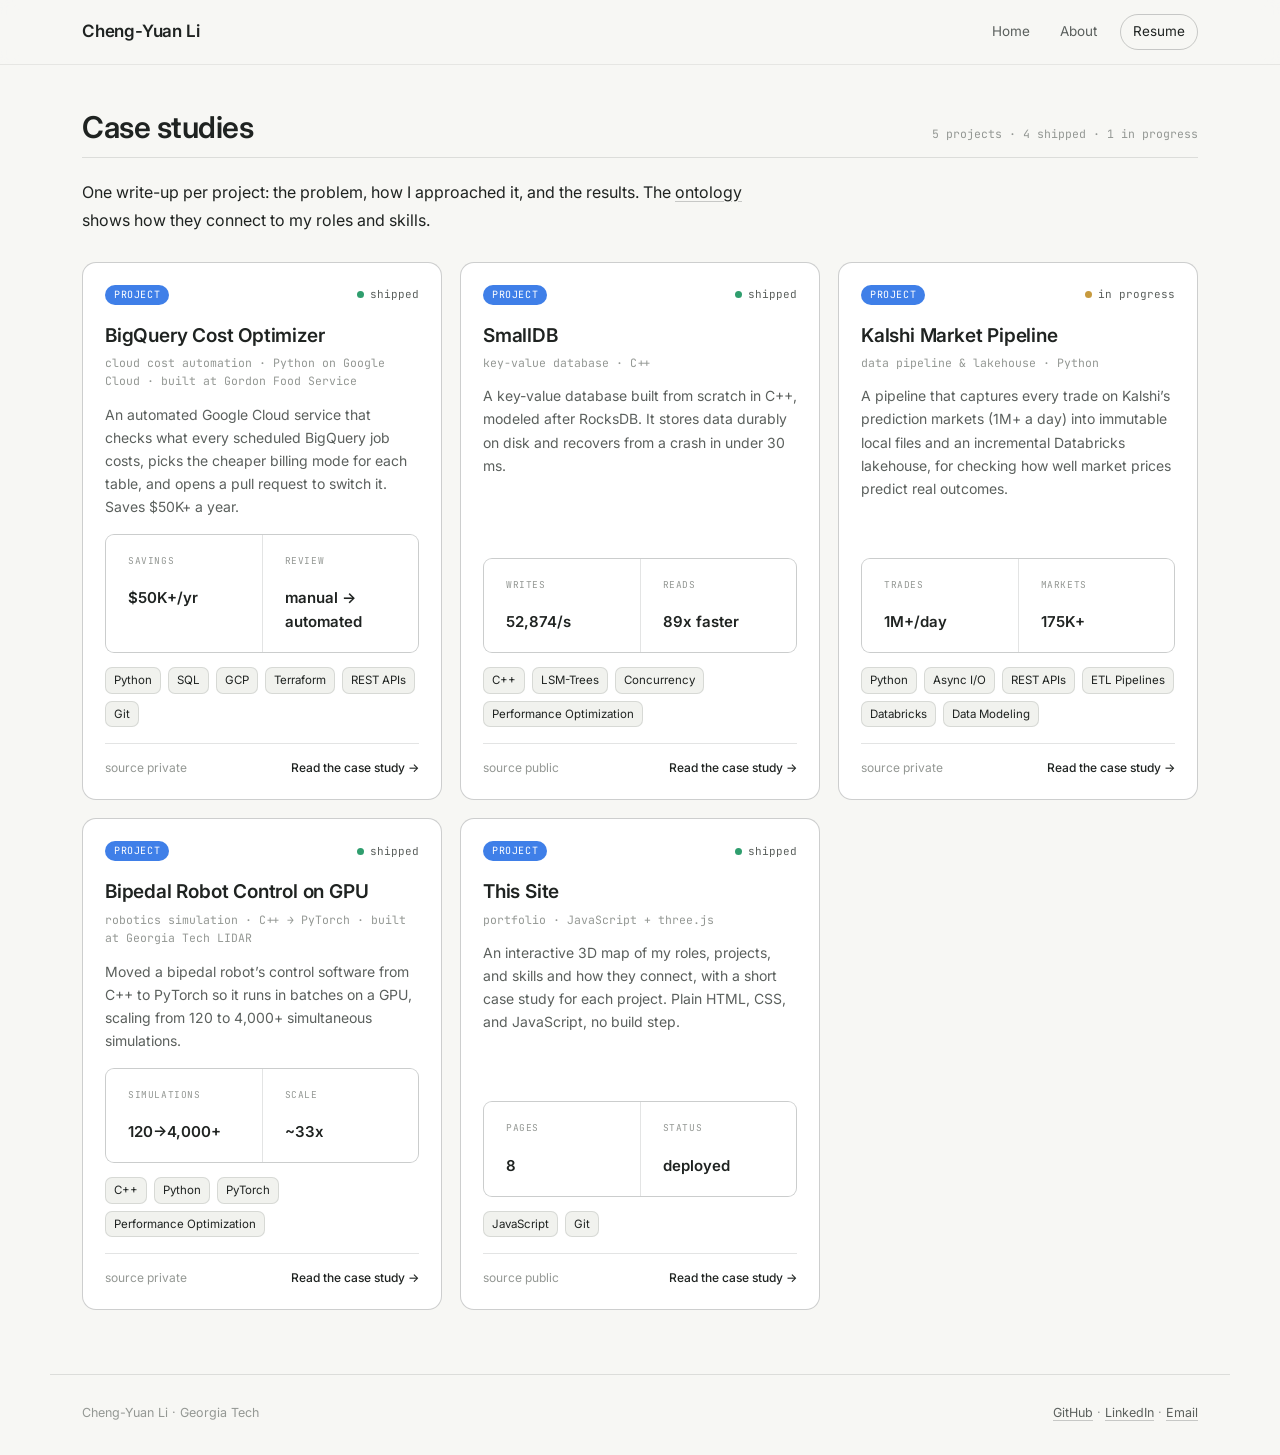
<file: projects/index.html>
<!DOCTYPE html>
<html lang="en">
<head>
<meta charset="UTF-8">
<meta name="viewport" content="width=device-width, initial-scale=1.0">
<title>projects — Cheng-Yuan Li</title>
<meta name="description" content="All projects.">
<link rel="icon" href="data:image/svg+xml,%3Csvg xmlns='http://www.w3.org/2000/svg' viewBox='0 0 32 32'%3E%3Crect width='32' height='32' rx='8' fill='%231f2321'/%3E%3Cellipse cx='16' cy='18' rx='9' ry='4.5' fill='%23a5ebc8'/%3E%3Crect x='12' y='8' width='8' height='9' rx='1.5' fill='%23ffffff'/%3E%3C/svg%3E">
<meta property="og:type" content="website">
<meta property="og:title" content="projects — Cheng-Yuan Li">
<meta property="og:description" content="All projects.">
<meta name="twitter:card" content="summary">
<meta name="twitter:title" content="projects — Cheng-Yuan Li">
<meta name="twitter:description" content="All projects.">
<meta name="theme-color" content="#f7f7f4">
<link rel="preconnect" href="https://fonts.googleapis.com">
<link rel="preconnect" href="https://fonts.gstatic.com" crossorigin>
<link href="https://fonts.googleapis.com/css2?family=Inter:wght@400;500;600&family=JetBrains+Mono:wght@400;500&display=swap" rel="stylesheet">
<link rel="stylesheet" href="../assets/chrome.css?v=20261007-2">
<link rel="stylesheet" href="../assets/site.css?v=20261007-2">
<script>window.SITE_ROOT="../";window.SITE_PAGE="projects";</script>
</head>
<body>

<main>

<div class="sec-head"><h1>Case studies</h1><span class="meta" id="proj-count"></span></div>
<p class="lede" style="margin:20px 0 28px;">One write-up per project: the problem, how I approached it, and the results. The <a href="../index.html">ontology</a> shows how they connect to my roles and skills.</p>
<div class="grid" id="grid"></div>

</main>

<script src="../assets/site.js?v=20261014"></script>
</body>
</html>
</file>
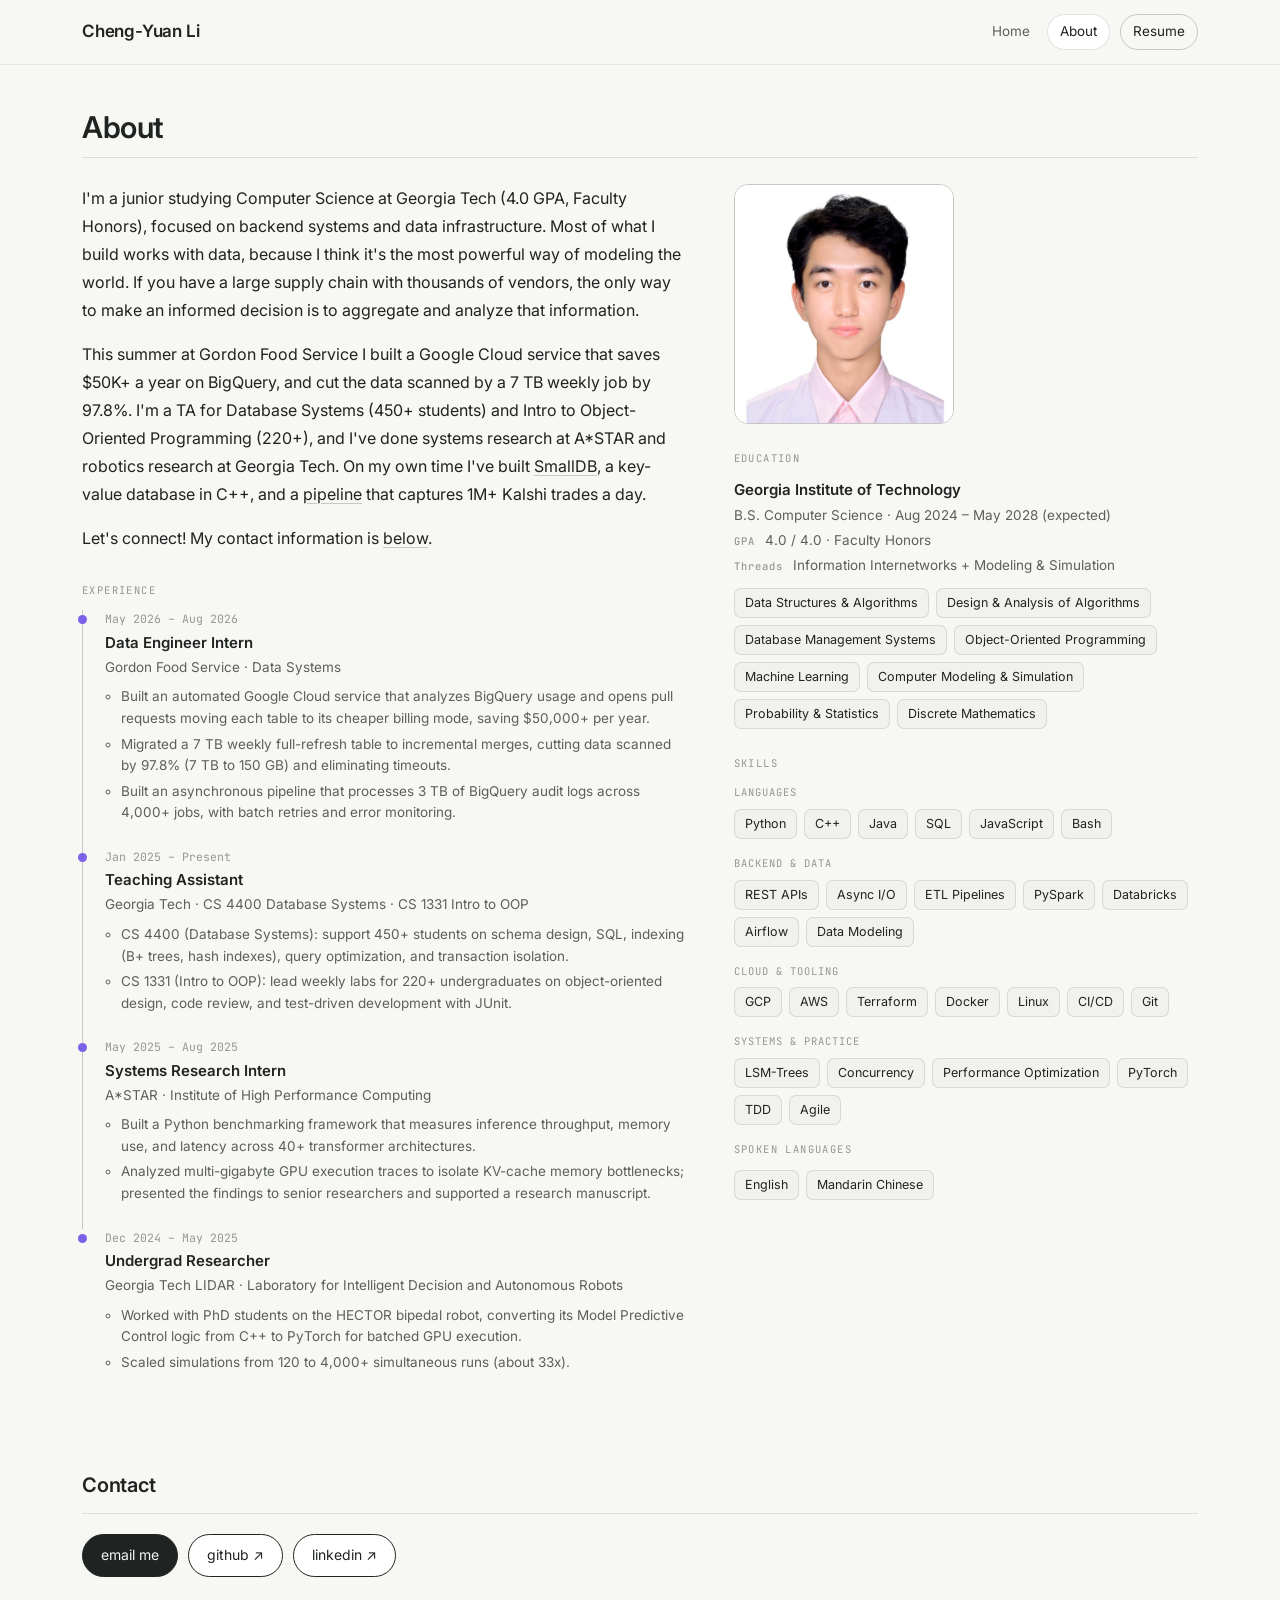
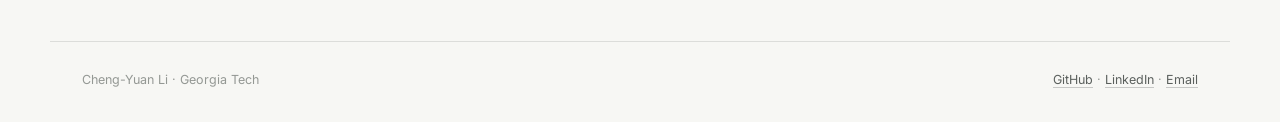
<file: about.html>
<!DOCTYPE html>
<html lang="en">
<head>
<meta charset="UTF-8">
<meta name="viewport" content="width=device-width, initial-scale=1.0">
<title>about — Cheng-Yuan Li</title>
<meta name="description" content="Georgia Tech CS junior (4.0) focused on backend systems and data infrastructure. Experience, education, skills, and contact.">
<link rel="icon" href="data:image/svg+xml,%3Csvg xmlns='http://www.w3.org/2000/svg' viewBox='0 0 32 32'%3E%3Crect width='32' height='32' rx='8' fill='%231f2321'/%3E%3Cellipse cx='16' cy='18' rx='9' ry='4.5' fill='%23a5ebc8'/%3E%3Crect x='12' y='8' width='8' height='9' rx='1.5' fill='%23ffffff'/%3E%3C/svg%3E">
<meta property="og:type" content="website">
<meta property="og:title" content="about — Cheng-Yuan Li">
<meta property="og:description" content="Georgia Tech CS junior (4.0) focused on backend systems and data infrastructure.">
<meta name="twitter:card" content="summary">
<meta name="twitter:title" content="about — Cheng-Yuan Li">
<meta name="twitter:description" content="Georgia Tech CS junior (4.0) focused on backend systems and data infrastructure.">
<meta name="theme-color" content="#f7f7f4">
<link rel="preconnect" href="https://fonts.googleapis.com">
<link rel="preconnect" href="https://fonts.gstatic.com" crossorigin>
<link href="https://fonts.googleapis.com/css2?family=Inter:wght@400;500;600&family=JetBrains+Mono:wght@400;500&display=swap" rel="stylesheet">
<link rel="stylesheet" href="assets/chrome.css?v=20261007-2">
<link rel="stylesheet" href="assets/site.css?v=20261007-2">
<script>window.SITE_ROOT="";window.SITE_PAGE="about";</script>
</head>
<body>

<main>

<div class="sec-head"><h1>About</h1></div>

<div class="two" style="margin-top:26px;">
  <div>
    <p class="lede">I'm a junior studying Computer Science at Georgia Tech (4.0 GPA, Faculty Honors), focused on backend systems and data infrastructure. Most of what I build works with data, because I think it's the most powerful way of modeling the world. If you have a large supply chain with thousands of vendors, the only way to make an informed decision is to aggregate and analyze that information.</p>
    <p class="lede" style="margin-top:16px;">This summer at Gordon Food Service I built a Google Cloud service that saves $50K+ a year on BigQuery, and cut the data scanned by a 7 TB weekly job by 97.8%. I'm a TA for Database Systems (450+ students) and Intro to Object-Oriented Programming (220+), and I've done systems research at A*STAR and robotics research at Georgia Tech. On my own time I've built <a href="projects/smalldb.html">SmallDB</a>, a key-value database in C++, and a <a href="projects/predictmarket.html">pipeline</a> that captures 1M+ Kalshi trades a day.</p>
    <p class="lede" style="margin-top:16px;">Let's connect! My contact information is <a href="#contact">below</a>.</p>

    <div class="side-label" style="margin-top:30px;">EXPERIENCE</div>
    <ul class="about-timeline" id="roles-list"></ul>
  </div>

  <div>
    <img class="portrait" src="assets/portrait.jpg" alt="Portrait of Cheng-Yuan Li" width="210" height="240">

    <div class="side-label" style="margin-top:26px;">EDUCATION</div>
    <div id="education"></div>

    <div class="side-label" style="margin-top:26px;">SKILLS</div>
    <div id="skills-list"></div>

    <div class="side-label" style="margin-top:10px;">SPOKEN LANGUAGES</div>
    <div class="tags"><span>English</span><span>Mandarin Chinese</span></div>
  </div>
</div>

<section id="contact" class="contact-sec">
<div class="sec-head"><h2>Contact</h2></div>
<div style="display:flex;gap:10px;flex-wrap:wrap;max-width:520px;">
  <a class="btn primary" href="mailto:cli895@gatech.edu">email me</a>
  <a class="btn" href="https://github.com/1129Chengyuan" target="_blank" rel="noopener">github &#8599;</a>
  <a class="btn" href="https://www.linkedin.com/in/cheng-yuan-li/" target="_blank" rel="noopener">linkedin &#8599;</a>
</div>
</section>

</main>

<script src="assets/site.js?v=20261014"></script>
</body>
</html>
</file>
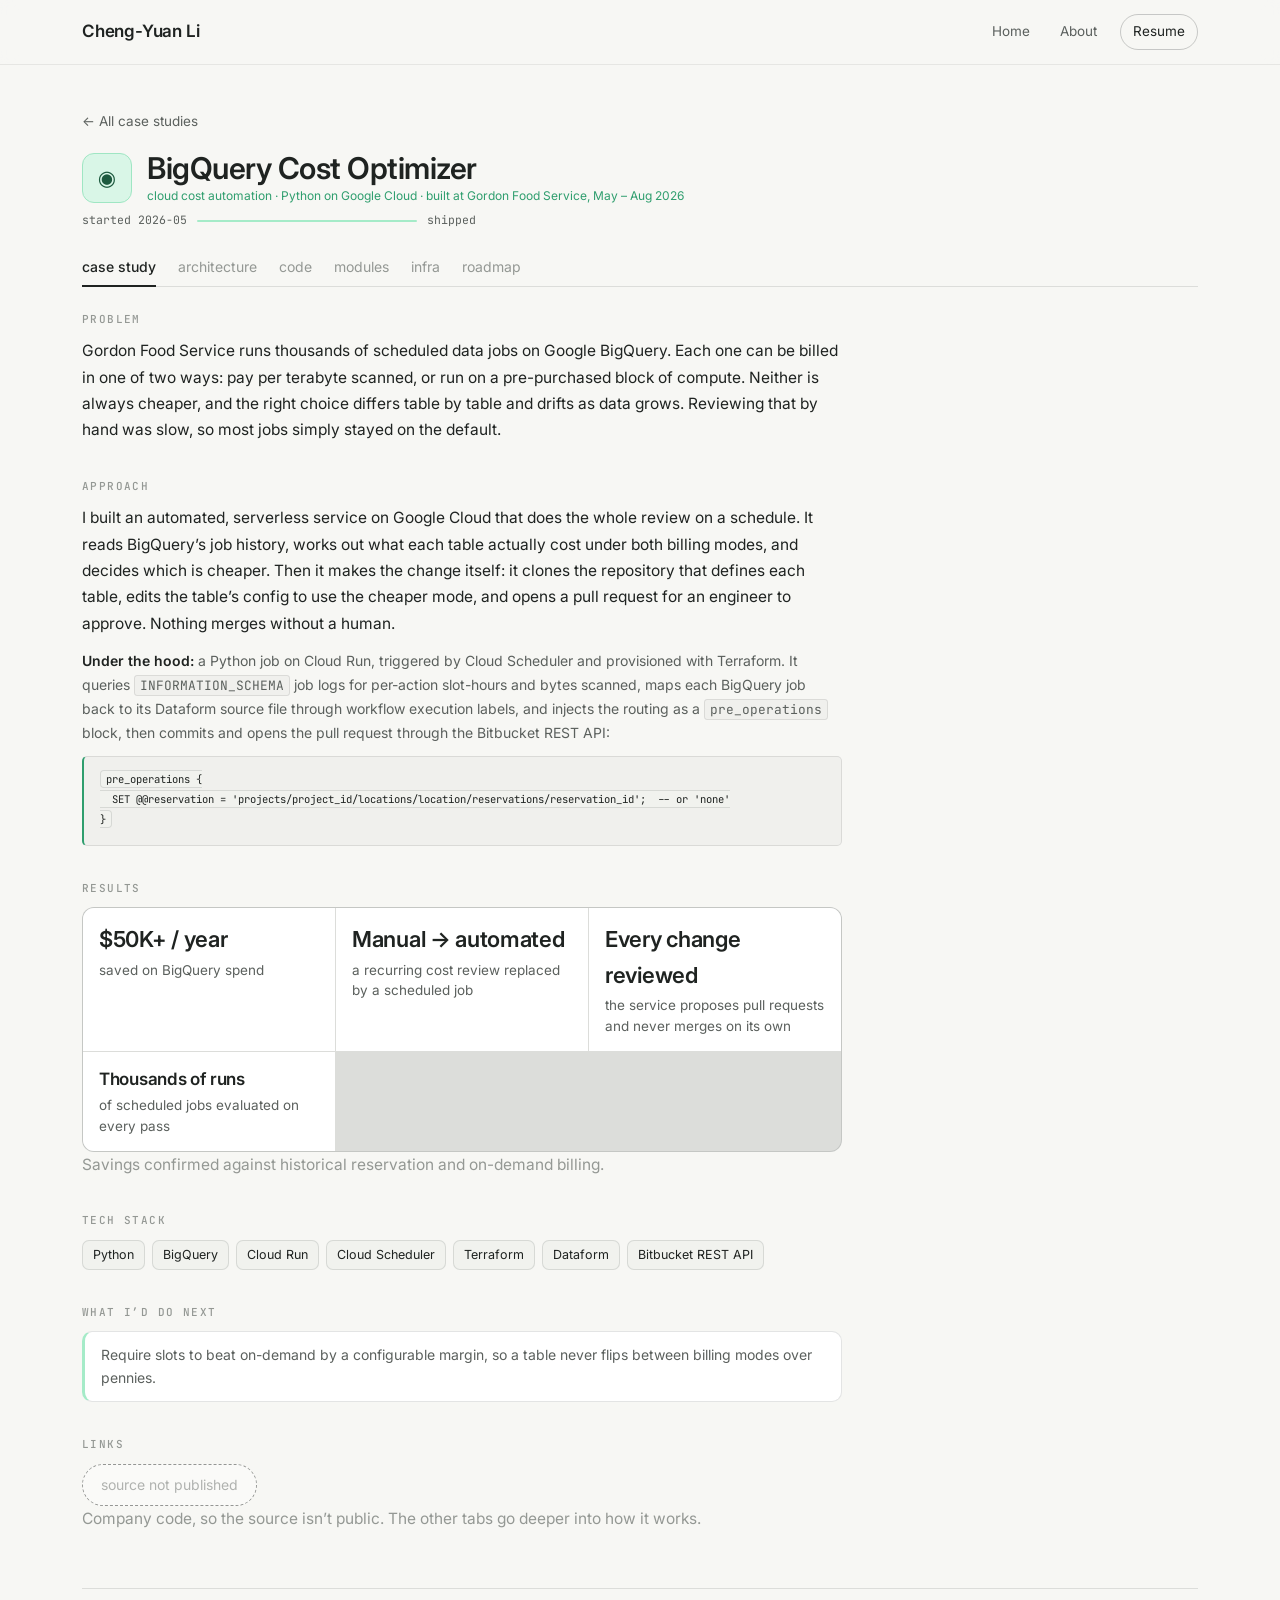
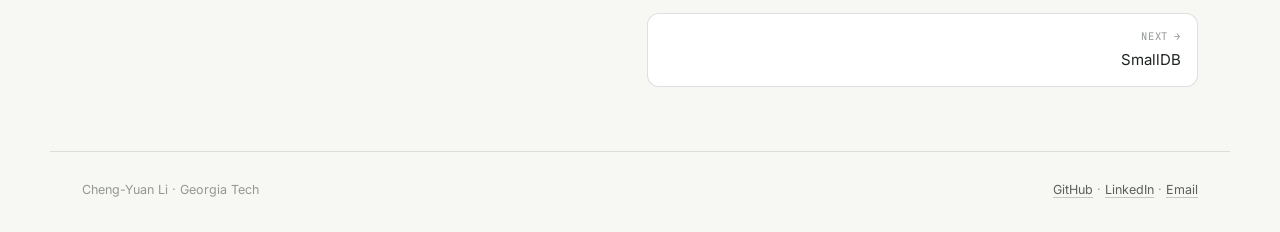
<file: projects/dataform-slots.html>
<!DOCTYPE html>
<html lang="en">
<head>
<meta charset="UTF-8">
<meta name="viewport" content="width=device-width, initial-scale=1.0">
<title>BigQuery Cost Optimizer — Cheng-Yuan Li</title>
<meta name="description" content="An automated Google Cloud service that picks the cheaper BigQuery billing mode for each table and opens a pull request to switch it, saving $50K+ a year.">
<link rel="icon" href="data:image/svg+xml,%3Csvg xmlns='http://www.w3.org/2000/svg' viewBox='0 0 32 32'%3E%3Crect width='32' height='32' rx='8' fill='%231f2321'/%3E%3Cellipse cx='16' cy='18' rx='9' ry='4.5' fill='%23a5ebc8'/%3E%3Crect x='12' y='8' width='8' height='9' rx='1.5' fill='%23ffffff'/%3E%3C/svg%3E">
<meta property="og:type" content="website">
<meta property="og:title" content="BigQuery Cost Optimizer — Cheng-Yuan Li">
<meta property="og:description" content="An automated Google Cloud service that picks the cheaper BigQuery billing mode for each table and opens a pull request to switch it, saving $50K+ a year.">
<meta name="twitter:card" content="summary">
<meta name="twitter:title" content="BigQuery Cost Optimizer — Cheng-Yuan Li">
<meta name="twitter:description" content="An automated Google Cloud service that picks the cheaper BigQuery billing mode for each table and opens a pull request to switch it, saving $50K+ a year.">
<meta name="theme-color" content="#f7f7f4">
<link rel="preconnect" href="https://fonts.googleapis.com">
<link rel="preconnect" href="https://fonts.gstatic.com" crossorigin>
<link href="https://fonts.googleapis.com/css2?family=Inter:wght@400;500;600&family=JetBrains+Mono:wght@400;500&display=swap" rel="stylesheet">
<link rel="stylesheet" href="../assets/chrome.css?v=20261007-2">
<link rel="stylesheet" href="../assets/site.css?v=20261007-2">
<script>window.SITE_ROOT="../";window.SITE_PAGE="dataform-slots";</script>
<style>
/* page-local additions — prefixed to avoid collisions with site.css */
.dfx{--dfx-accent:var(--green,#5df29a);--dfx-warn:var(--red,#ff6b6b);--dfx-line:rgba(31,35,33,.10);--dfx-panel:rgba(31,35,33,.03)}
.dfx h3{font-size:13px;letter-spacing:.14em;text-transform:uppercase;margin:34px 0 12px;opacity:.65;font-weight:500}
.dfx h3:first-child{margin-top:0}
.dfx h4{font-size:13px;margin:22px 0 8px;font-weight:700}
.dfx p{line-height:1.7;margin:0 0 12px}
.dfx pre{background:var(--dfx-panel);border:1px solid var(--dfx-line);border-left:2px solid var(--dfx-accent);border-radius:5px;padding:14px 16px;overflow-x:auto;font-size:12px;line-height:1.65;margin:12px 0 18px}
.dfx pre code{font-family:"JetBrains Mono",ui-monospace,monospace;white-space:pre}
.dfx code.inl{background:var(--dfx-panel);border:1px solid var(--dfx-line);border-radius:3px;padding:1px 5px;font-size:.92em}
.dfx table{width:100%;border-collapse:collapse;font-size:12px;margin:10px 0 20px;display:block;overflow-x:auto}
.dfx th{text-align:left;font-weight:500;letter-spacing:.1em;text-transform:uppercase;font-size:10px;opacity:.55;padding:8px 12px 8px 0;border-bottom:1px solid var(--dfx-line);white-space:nowrap}
.dfx td{padding:9px 12px 9px 0;border-bottom:1px solid rgba(31,35,33,.055);vertical-align:top;line-height:1.55}
.dfx td:first-child,.dfx td:nth-child(2){white-space:nowrap;color:var(--dfx-accent)}
.dfx ul{margin:0 0 16px;padding-left:18px;line-height:1.7}
.dfx ul li{margin-bottom:7px}
.dfx .steps{list-style:none;counter-reset:s;padding:0;margin:0 0 8px}
.dfx .steps li{counter-increment:s;position:relative;padding:0 0 16px 40px;border-left:1px solid var(--dfx-line);margin:0 0 0 9px}
.dfx .steps li:last-child{border-left-color:transparent}
.dfx .steps li::before{content:counter(s,decimal-leading-zero);position:absolute;left:-9px;top:0;width:19px;height:19px;border-radius:50%;background:var(--bg,#050505);border:1px solid var(--dfx-line);font-size:9px;display:flex;align-items:center;justify-content:center;opacity:.7}
.dfx .steps b{display:block;margin-bottom:3px}
.dfx .steps span{font-size:12px;opacity:.72;line-height:1.6;display:block}
.dfx .flow{font-size:11.5px;line-height:1.55;white-space:pre;overflow-x:auto;border:1px solid var(--dfx-line);border-radius:5px;padding:16px;background:var(--dfx-panel);margin:14px 0 20px}
.dfx .note{border:1px solid var(--dfx-line);border-left:2px solid var(--dfx-warn);border-radius:5px;padding:12px 15px;font-size:12px;line-height:1.65;margin:14px 0 20px;background:var(--dfx-panel)}
.dfx .kvs{display:grid;grid-template-columns:repeat(auto-fit,minmax(190px,1fr));gap:12px;margin:12px 0 20px}
.dfx .kvs div{border:1px solid var(--dfx-line);border-radius:5px;padding:11px 13px;font-size:12px}
.dfx .kvs b{display:block;font-size:9.5px;letter-spacing:.13em;text-transform:uppercase;opacity:.5;margin-bottom:5px;font-weight:500}
.dfx .split{display:grid;grid-template-columns:1fr 1fr;gap:20px}
@media(max-width:720px){.dfx .split{grid-template-columns:1fr}}
/* headline savings figure */
.dfx .hero{border:1px solid var(--dfx-line);border-left:2px solid var(--dfx-accent);border-radius:6px;background:linear-gradient(100deg,rgba(93,242,154,.07),rgba(93,242,154,0) 62%);padding:24px 26px;margin:28px 0 6px;display:flex;align-items:baseline;gap:20px;flex-wrap:wrap}
.dfx .hero .n{font-size:58px;line-height:.95;font-weight:700;color:var(--dfx-accent);letter-spacing:-.03em}
.dfx .hero .l{font-size:13px;letter-spacing:.17em;text-transform:uppercase;opacity:.8}
.dfx .hero .s{flex-basis:100%;font-size:12px;opacity:.62;line-height:1.65;margin-top:6px}
@media(max-width:600px){.dfx .hero .n{font-size:42px}}
/* pipeline diagram */
.dfx .diagram{border:1px solid var(--dfx-line);border-radius:6px;background:var(--dfx-panel);padding:20px 18px;margin:6px 0 24px;overflow-x:auto}
.dfx .diagram svg{width:100%;height:auto;min-width:820px;display:block;font-family:"JetBrains Mono",ui-monospace,monospace}
.dg-b{fill:none;stroke:rgba(31,35,33,.15);stroke-width:1.5}
.dg-b.on{stroke:var(--green,#5df29a)}
.dg-b.hi{stroke:#b0751c}
.dg-t{fill:#1f2321;font-size:17px;font-weight:500}
.dg-t.on{fill:var(--green,#5df29a)}
.dg-t.hi{fill:#b0751c}
.dg-s{fill:rgba(31,35,33,.44);font-size:12px}
.dg-e{stroke:var(--green,#5df29a);stroke-width:1.6;fill:none}
.dg-d{stroke:rgba(31,35,33,.22);stroke-width:1.2;stroke-dasharray:4 5;fill:none}
.dg-l{fill:rgba(31,35,33,.46);font-size:12.5px}
.dg-cap{fill:rgba(31,35,33,.38);font-size:12.5px}
</style>
</head>
<body>

<main>

<div style="display:flex;align-items:center;gap:15px;margin-bottom:6px;">
  <div class="ico lg" aria-hidden="true">&#9673;</div>
  <div>
    <h1>BigQuery Cost Optimizer</h1>
    <div style="font-size:12px;color:var(--green,#5df29a);">cloud cost automation &middot; Python on Google Cloud &middot; built at Gordon Food Service, May &ndash; Aug 2026</div>
  </div>
</div>

<div id="p-timeline"></div>

<div class="tabs" role="tablist">
  <button class="active" role="tab" onclick="tab(this,'ov')">case study</button>
  <button role="tab" onclick="tab(this,'arch')">architecture</button>
  <button role="tab" onclick="tab(this,'code')">code</button>
  <button role="tab" onclick="tab(this,'mod')">modules</button>
  <button role="tab" onclick="tab(this,'infra')">infra</button>
  <button role="tab" onclick="tab(this,'road')">roadmap</button>
</div>

<!-- ============================== OVERVIEW ============================== -->
<div id="pane-ov" class="pane on dfx">
  <section class="cs">
    <h2>Problem</h2>
    <p>Gordon Food Service runs thousands of scheduled data jobs on Google BigQuery. Each one can be billed in one of two ways: pay per terabyte scanned, or run on a pre-purchased block of compute. Neither is always cheaper, and the right choice differs table by table and drifts as data grows. Reviewing that by hand was slow, so most jobs simply stayed on the default.</p>
  </section>

  <section class="cs">
    <h2>Approach</h2>
    <p>I built an automated, serverless service on Google Cloud that does the whole review on a schedule. It reads BigQuery&rsquo;s job history, works out what each table actually cost under both billing modes, and decides which is cheaper. Then it makes the change itself: it clones the repository that defines each table, edits the table&rsquo;s config to use the cheaper mode, and opens a pull request for an engineer to approve. Nothing merges without a human.</p>
    <p class="tech"><b>Under the hood:</b> a Python job on Cloud Run, triggered by Cloud Scheduler and provisioned with Terraform. It queries <code class="inl">INFORMATION_SCHEMA</code> job logs for per-action slot-hours and bytes scanned, maps each BigQuery job back to its Dataform source file through workflow execution labels, and injects the routing as a <code class="inl">pre_operations</code> block, then commits and opens the pull request through the Bitbucket REST API:</p>
    <pre><code>pre_operations {
  SET @@reservation = 'projects/project_id/locations/location/reservations/reservation_id';  -- or 'none'
}</code></pre>
  </section>

  <section class="cs">
    <h2>Results</h2>
    <div class="results">
      <div><b>$50K+ / year</b><span>saved on BigQuery spend</span></div>
      <div><b>Manual &rarr; automated</b><span>a recurring cost review replaced by a scheduled job</span></div>
      <div><b>Every change reviewed</b><span>the service proposes pull requests and never merges on its own</span></div>
      <div class="tech"><b>Thousands of runs</b><span>of scheduled jobs evaluated on every pass</span></div>
    </div>
    <p class="results-note">Savings confirmed against historical reservation and on-demand billing.</p>
  </section>

  <section class="cs">
    <h2>Tech stack</h2>
    <div class="tags"><span>Python</span><span>BigQuery</span><span>Cloud Run</span><span>Cloud Scheduler</span><span>Terraform</span><span>Dataform</span><span>Bitbucket REST API</span></div>
  </section>

  <section class="cs">
    <h2>What I&rsquo;d do next</h2>
    <div id="p-roadmap"></div>
  </section>

  <section class="cs">
    <h2>Links</h2>
    <div class="links">
      <a class="btn primary" id="src-link">view source &#8599;</a>
    </div>
    <p class="results-note">Company code, so the source isn&rsquo;t public. The other tabs go deeper into how it works.</p>
  </section>
</div>

<!-- ============================ ARCHITECTURE ============================ -->
<div id="pane-arch" class="pane dfx">

  <h3>Run path</h3>
  <div class="diagram">
  <svg viewBox="0 0 1400 790" xmlns="http://www.w3.org/2000/svg" role="img" aria-label="Pipeline diagram: main, create_mapping_table, pull_table, then per repository clone, find_file, _find_blocks, process_sqlx_contents, diff, commit and push, pull request">
    <defs>
      <marker id="dgah" markerWidth="9" markerHeight="9" refX="8.5" refY="4.5" orient="auto">
        <path d="M0 0 L9 4.5 L0 9 z" fill="var(--green,#5df29a)"/>
      </marker>
    </defs>

    <!-- ROW 1 -->
    <rect class="dg-b" x="40" y="60" width="260" height="86" rx="9"/>
    <text class="dg-t" x="170" y="98" text-anchor="middle">main()</text>
    <text class="dg-s" x="170" y="122" text-anchor="middle">cloud run entrypoint</text>

    <path class="dg-e" d="M304 103 H332" marker-end="url(#dgah)"/>

    <rect class="dg-b on" x="340" y="60" width="260" height="86" rx="9"/>
    <text class="dg-t on" x="470" y="98" text-anchor="middle">create_mapping_table()</text>
    <text class="dg-s" x="470" y="122" text-anchor="middle">JOBS_BY_PROJECT &middot; 7d</text>

    <path class="dg-e" d="M604 103 H632" marker-end="url(#dgah)"/>

    <rect class="dg-b on" x="640" y="60" width="260" height="86" rx="9"/>
    <text class="dg-t on" x="770" y="98" text-anchor="middle">pull_table()</text>
    <text class="dg-s" x="770" y="122" text-anchor="middle">grouped by repository</text>

    <!-- label callouts -->
    <path class="dg-d" d="M900 90 H940 V64 H976"/>
    <rect class="dg-b" x="980" y="32" width="380" height="64" rx="9"/>
    <text class="dg-t" x="1170" y="60" text-anchor="middle" style="font-size:14px;">action_id_name</text>
    <text class="dg-s" x="1170" y="80" text-anchor="middle">label &rarr; target .sqlx file</text>

    <path class="dg-d" d="M900 116 H940 V142 H976"/>
    <rect class="dg-b" x="980" y="110" width="380" height="64" rx="9"/>
    <text class="dg-t" x="1170" y="138" text-anchor="middle" style="font-size:14px;">dataform_repository_id</text>
    <text class="dg-s" x="1170" y="158" text-anchor="middle">label &rarr; repository to clone</text>

    <!-- descent to row 2 -->
    <path class="dg-e" d="M770 146 V200 H170 V242" marker-end="url(#dgah)"/>
    <text class="dg-l" x="792" y="196">for each repository &middot; worker.process()</text>

    <!-- ROW 2 -->
    <rect class="dg-b on" x="40" y="250" width="260" height="86" rx="9"/>
    <text class="dg-t on" x="170" y="288" text-anchor="middle">clone()</text>
    <text class="dg-s" x="170" y="312" text-anchor="middle">bearer token &middot; stderr masked</text>

    <path class="dg-e" d="M304 293 H332" marker-end="url(#dgah)"/>

    <rect class="dg-b on" x="340" y="250" width="260" height="86" rx="9"/>
    <text class="dg-t on" x="470" y="288" text-anchor="middle">find_file()</text>
    <text class="dg-s" x="470" y="312" text-anchor="middle">os.walk &middot; action &rarr; .sqlx</text>

    <path class="dg-e" d="M604 293 H632" marker-end="url(#dgah)"/>

    <rect class="dg-b on" x="640" y="250" width="260" height="86" rx="9"/>
    <text class="dg-t on" x="770" y="288" text-anchor="middle">_find_blocks()</text>
    <text class="dg-s" x="770" y="312" text-anchor="middle">regex + brace counting</text>

    <!-- descent to row 3 -->
    <path class="dg-e" d="M770 336 V388 H190 V432" marker-end="url(#dgah)"/>
    <text class="dg-l" x="792" y="384">raw_content held in memory &middot; newline=&quot;&quot; preserved</text>

    <!-- ROW 3 -->
    <rect class="dg-b hi" x="40" y="440" width="300" height="86" rx="9"/>
    <text class="dg-t hi" x="190" y="478" text-anchor="middle">process_sqlx_contents()</text>
    <text class="dg-s" x="190" y="502" text-anchor="middle">SET @@reservation = &lsquo;&hellip;&rsquo;;</text>

    <path class="dg-e" d="M344 483 H372" marker-end="url(#dgah)"/>

    <rect class="dg-b on" x="380" y="440" width="260" height="86" rx="9"/>
    <text class="dg-t on" x="510" y="478" text-anchor="middle">unified_diff()</text>
    <text class="dg-s" x="510" y="502" text-anchor="middle">DRY_RUN stops here</text>

    <path class="dg-e" d="M644 483 H672" marker-end="url(#dgah)"/>

    <rect class="dg-b on" x="680" y="440" width="260" height="86" rx="9"/>
    <text class="dg-t on" x="810" y="478" text-anchor="middle">commit_and_push()</text>
    <text class="dg-s" x="810" y="502" text-anchor="middle">branch = TICKET_ID</text>

    <path class="dg-e" d="M944 483 H972" marker-end="url(#dgah)"/>

    <rect class="dg-b on" x="980" y="440" width="380" height="86" rx="9"/>
    <text class="dg-t on" x="1170" y="478" text-anchor="middle">_create_pull_request()</text>
    <text class="dg-s" x="1170" y="502" text-anchor="middle">POST &rarr; Bitbucket REST API</text>

    <path class="dg-e" d="M1170 526 V582" marker-end="url(#dgah)"/>

    <rect class="dg-b" x="980" y="590" width="380" height="64" rx="9"/>
    <text class="dg-t" x="1170" y="618" text-anchor="middle" style="font-size:15px;">pull request open on prd</text>
    <text class="dg-s" x="1170" y="638" text-anchor="middle">awaiting human review</text>

    <!-- branch annotations off the modifier -->
    <path class="dg-d" d="M130 526 V590"/>
    <rect class="dg-b" x="40" y="590" width="300" height="64" rx="9"/>
    <text class="dg-t" x="190" y="616" text-anchor="middle" style="font-size:13.5px;">block exists</text>
    <text class="dg-s" x="190" y="636" text-anchor="middle">re.sub swaps the target</text>

    <path class="dg-d" d="M250 526 V560 H530 V590"/>
    <rect class="dg-b" x="380" y="590" width="300" height="64" rx="9"/>
    <text class="dg-t" x="530" y="616" text-anchor="middle" style="font-size:13.5px;">no block</text>
    <text class="dg-s" x="530" y="636" text-anchor="middle">new one below config/js</text>

    <text class="dg-cap" x="40" y="722">nothing merges automatically &mdash; DRY_RUN=true walks this entire path and stops at the diff, writing nothing</text>
  </svg>
  </div>
  <p>The pipeline is append-only in spirit: it reads billing history, decides once per action, and proposes a change. Every stage above is idempotent &mdash; a repository already carrying the correct reservation produces no diff, and therefore no branch and no pull request.</p>

  <h3>Mapping a job back to a file</h3>
  <p>The hard part isn't the cost math, it's attribution. A BigQuery job record carries no pointer to the <code class="inl">.sqlx</code> file that produced it &mdash; by the time the query reaches the engine, Dataform has compiled it away. Paths don't survive compilation either.</p>
  <p>The pipeline gets around this using the workflow execution labels Dataform attaches to the jobs it submits. Two labels do the work:</p>
  <table>
    <thead><tr><th>Label</th><th>Used for</th></tr></thead>
    <tbody>
      <tr><td>dataform_workflow_execution_action_id_name</td><td>Resolves to the action name, which maps to the <code class="inl">.sqlx</code> file name on disk</td></tr>
      <tr><td>dataform_repository_id</td><td>Identifies which repository to clone and modify</td></tr>
    </tbody>
  </table>
  <p>That pairing is what makes the loop closeable: a cost decision computed in the warehouse can be written back into the file that caused it.</p>

  <h3>Pipeline stages</h3>
  <ol class="steps">
    <li><b>Cost evaluation</b><span>The orchestrator queries <code class="inl">INFORMATION_SCHEMA.JOBS_BY_PROJECT</code> for Dataform jobs over the trailing 7 days, filtering out state-resolution queries and cache hits so they can't skew the averages.</span></li>
    <li><b>Label extraction</b><span>Each job row is joined back to its source through the Dataform workflow execution labels above.</span></li>
    <li><b>Metric calculation</b><span>Per action: total slot hours, terabytes processed, on-demand cost, and slot cost.</span></li>
    <li><b>Threshold comparison</b><span><code class="inl">reservation_action</code> is set to <code class="inl">'slots'</code> when average slot cost is less than or equal to average on-demand cost, and <code class="inl">'none'</code> otherwise. The tie goes to slots.</span></li>
    <li><b>Mapping table generation</b><span>Results are written to a central BigQuery mapping table via create-or-replace, so the table is a snapshot of the most recent evaluation rather than an append log.</span></li>
    <li><b>Repository grouping</b><span><code class="inl">pull_table</code> reads the mapping table back and returns the actions grouped by repository, so each repo is cloned exactly once regardless of how many files it contributes.</span></li>
    <li><b>Code modification</b><span>The worker clones, locates each target file, and hands the contents to the modifier for parsing and injection.</span></li>
    <li><b>Version control</b><span>A branch is cut and named from the Jira ticket ID plus a timestamp, changes are committed, and the branch is pushed with retries.</span></li>
    <li><b>Pull request</b><span>A POST to the Bitbucket REST API opens a PR against <code class="inl">prd</code>. Nothing merges automatically &mdash; a human reviews every rewrite.</span></li>
  </ol>

  <h3>Why a human stays in the loop</h3>
  <p>The pipeline has write access to production data pipelines. The design decision throughout is that it proposes and never disposes: it opens a PR, it doesn't merge one. <code class="inl">DRY_RUN</code> exists for the same reason &mdash; a full run can be executed end to end with the file writes replaced by unified diffs printed to the logs.</p>

  <h3>Failure posture</h3>
  <ul>
    <li>The Bitbucket token is pulled from Secret Manager at runtime and masked out of subprocess stderr before anything is logged, so a clone failure can't leak credentials into Cloud Logging.</li>
    <li>Push is wrapped in retries, since transient remote failures are the common case and a failed push otherwise strands a modified working tree.</li>
    <li>If the modifier returns content identical to what it read, the file is skipped entirely &mdash; runs are idempotent, and a re-run on an already-optimised repo produces no branch and no PR.</li>
    <li>The Cloud Run Job has a 300 second timeout and a single retry. A run that exceeds that budget is a signal that the repo set has outgrown the current sequential design.</li>
  </ul>
</div>

<!-- ================================ CODE ================================ -->
<div id="pane-code" class="pane dfx">

  <h3>1 &mdash; Locating and reading the file</h3>
  <p><code class="inl">worker.py</code> receives a target file name such as <code class="inl">my_action.sqlx</code> and walks the cloned tree recursively until it finds a match, then reads the file whole. <code class="inl">newline=""</code> is deliberate: it keeps the file's original line endings intact so the resulting diff contains only the intended change and not a repo-wide CRLF flip.</p>
  <pre><code>file_path = find_file(target_file_name, repo_dir)
# ... checks if file exists ...
with open(file_path, encoding="utf-8", newline="") as file:
    raw_content = file.read()</code></pre>

  <h3>2 &mdash; Parsing blocks without a parser</h3>
  <p>A <code class="inl">.sqlx</code> file is a set of named blocks &mdash; <code class="inl">config</code>, <code class="inl">js</code>, <code class="inl">pre_operations</code> &mdash; each wrapped in curly braces. Those blocks routinely contain JavaScript and JSON with braces of their own, which means a regex that matches from the opening brace to the next closing brace will happily truncate a block halfway through and leave behind a syntactically broken file.</p>
  <p><code class="inl">_find_blocks</code> in <code class="inl">dataform_modifier.py</code> solves this in two moves.</p>

  <h4>Step A &mdash; regex finds only the header</h4>
  <p>The pattern is scoped to the block name and its first opening brace, nothing more. Multiline mode anchors it to the start of a line, so a mention of <code class="inl">config</code> inside a SQL comment or string can't trigger a match.</p>
  <pre><code># Pattern looks for start of line, optional spaces, the block name, and the first '{'
pattern = re.compile(rf"(?m)^\s*({'|'.join(block_names)})\s*\{{")</code></pre>

  <h4>Step B &mdash; brace counting finds the end</h4>
  <p>From the opening brace the function walks the string character by character, incrementing on <code class="inl">{</code> and decrementing on <code class="inl">}</code>. Depth returning to zero is the true end of the block, nesting included.</p>
  <pre><code>brace_count = 0
end_index = -1

# Manually count braces to find the true end of the block
for i in range(brace_start, len(raw_content)):
    if raw_content[i] == "{":
        brace_count += 1
    elif raw_content[i] == "}":
        brace_count -= 1

    if brace_count == 0:
        end_index = i + 1
        break</code></pre>
  <p>The result is a block descriptor carrying <code class="inl">start</code> and <code class="inl">end</code> offsets into the original string &mdash; enough to slice the file apart and reassemble it around a replacement.</p>

  <h3>3 &mdash; Injecting the reservation</h3>
  <p><code class="inl">process_sqlx_contents</code> builds the statement <code class="inl">SET @@reservation = '...';</code> and then branches on whether the file already has somewhere to put it.</p>

  <h4>Scenario A &mdash; a pre_operations block exists</h4>
  <p>The block is checked for an existing reservation assignment:</p>
  <pre><code>r"SET\s+@@reservation\s*=\s*['\"].*?['\"]\s*;"</code></pre>
  <ul>
    <li><b>Match found</b> &mdash; <code class="inl">re.sub</code> swaps the old target for the new one in place. A model flipping from slots back to on-demand is the same code path as the reverse.</li>
    <li><b>No match</b> &mdash; the statement is inserted immediately after the opening brace of <code class="inl">pre_operations</code>, ahead of whatever else the block already does.</li>
  </ul>
  <p>Either way the updated block is stitched back into the file using the offsets from <code class="inl">_find_blocks</code>, leaving every byte outside the block untouched:</p>
  <pre><code>return raw_content[: block_info["start"]] + updated_block + raw_content[block_info["end"] :]</code></pre>

  <h4>Scenario B &mdash; no pre_operations block</h4>
  <p>A new block is generated:</p>
  <pre><code>new_block = f"pre_operations {{\n  {injecting_statement}\n}}"</code></pre>
  <p>Placement then follows the file's existing conventions. The modifier looks for <code class="inl">config</code> and <code class="inl">js</code> blocks, takes the end index of the last one, and inserts directly below it. If the file has neither, the new block is prepended to the top. The effect is that generated code lands where a person would have written it, which keeps review cheap.</p>

  <h3>4 &mdash; Diff or write</h3>
  <p>Back in the worker, the modified string is compared against the original. Identical means nothing was needed and the file is skipped. Otherwise the run branches on <code class="inl">DRY_RUN</code>: enabled, and <code class="inl">difflib.unified_diff</code> logs a terminal-readable comparison with nothing written to disk; disabled, and the file is overwritten &mdash; again with <code class="inl">newline=""</code> to preserve the original line endings.</p>
  <pre><code>with open(file_path, "w", encoding="utf-8", newline="") as file:
    file.write(modified_content)</code></pre>

  <h3>5 &mdash; Cloning, committing, and opening the PR</h3>
  <p>Cloning uses a Bearer token passed through an inline git header rather than embedded in the URL, so the credential never becomes part of a remote string that git might echo or persist. <code class="inl">_execute_clone_subprocess</code> wraps the call and scrubs the token out of stderr before any of it reaches the logger.</p>
  <p>After modification, <code class="inl">commit_and_push</code> sets the git identity, cuts a branch named from the Jira ticket ID, commits, and pushes upstream with retries. <code class="inl">_create_pull_request</code> then assembles a JSON payload and POSTs it to the Bitbucket REST API, targeting <code class="inl">prd</code>.</p>
</div>

<!-- =============================== MODULES ============================== -->
<div id="pane-mod" class="pane dfx">

  <h3>Core processing</h3>
  <table>
    <thead><tr><th>File</th><th>Method / object</th><th>Description</th></tr></thead>
    <tbody>
      <tr><td>orchestrator.py</td><td>create_mapping_table</td><td>Creates or replaces the BigQuery table compiling historical Dataform run data and cost metrics, filtering out state-resolution queries and cache hits.</td></tr>
      <tr><td>orchestrator.py</td><td>pull_table</td><td>Queries the mapping table and returns a list of dictionaries grouped by repository, identifying which actions need optimisation.</td></tr>
      <tr><td>orchestrator.py</td><td>main</td><td>Entry point. Triggers table creation, fetches the active repositories, and loops through them invoking the worker.</td></tr>
      <tr><td>worker.py</td><td>find_file</td><td>Recursively walks the cloned directory tree to locate a specific <code class="inl">.sqlx</code> file by name.</td></tr>
      <tr><td>worker.py</td><td>process</td><td>Manages the lifecycle for a single repository: clone, locate files, invoke the modifier, save or diff the changes, trigger the push and PR.</td></tr>
      <tr><td>dataform_modifier.py</td><td>_find_blocks</td><td>Regex plus manual brace counting to extract complete SQLX blocks (<code class="inl">config</code>, <code class="inl">js</code>, <code class="inl">pre_operations</code>) including nested braces.</td></tr>
      <tr><td>dataform_modifier.py</td><td>process_sqlx_contents</td><td>Injects the reservation variable into an existing <code class="inl">pre_operations</code> block, or creates a new block below the existing <code class="inl">config</code>/<code class="inl">js</code> blocks.</td></tr>
    </tbody>
  </table>

  <h3>Integration and configuration</h3>
  <table>
    <thead><tr><th>File</th><th>Method / object</th><th>Description</th></tr></thead>
    <tbody>
      <tr><td>git_integration.py</td><td>_execute_clone_subprocess</td><td>Runs the clone command and masks the Bitbucket token out of stderr to prevent credential leaks into logs.</td></tr>
      <tr><td>git_integration.py</td><td>clone</td><td>Builds a clean repository URL and clones locally using a Bearer token supplied through inline git headers.</td></tr>
      <tr><td>git_integration.py</td><td>commit_and_push</td><td>Configures git identity, branches, commits the modifications against the ticket ID, and pushes upstream with built-in retries.</td></tr>
      <tr><td>git_integration.py</td><td>_create_pull_request</td><td>Assembles the JSON payload and POSTs to the Bitbucket REST API to open a PR against the production branch.</td></tr>
      <tr><td>config.py</td><td>config (dict)</td><td>Centralised configuration dictionary populated from environment variables: GCP context, BigQuery routing, Bitbucket API access.</td></tr>
      <tr><td>custom_logging.py</td><td>LogFormatter</td><td>Formats log records as GCP-compatible JSON, mapping file name, line number, and function into <code class="inl">sourceLocation</code>.</td></tr>
      <tr><td>custom_logging.py</td><td>setup_logger</td><td>Attaches the JSON formatter to the default stream handler and sets the log level, defaulting to INFO.</td></tr>
    </tbody>
  </table>

  <h3>Repository layout</h3>
  <div class="flow"><code>dataform-slots-optimization/
├── orchestrator.py        cost evaluation, mapping table, run loop
├── worker.py              per-repo lifecycle, file I/O, diffing
├── dataform_modifier.py   sqlx parsing and reservation injection
├── git_integration.py     clone, branch, commit, push, pull request
├── config.py              env-driven configuration dictionary
├── custom_logging.py      structured JSON logging for GCP
├── FUTURE_WORK.md         tracked deferrals and known limitations
└── terraform/             cloud run job, scheduler, service account, IAM</code></div>
</div>

<!-- ================================ INFRA =============================== -->
<div id="pane-infra" class="pane dfx">

  <h3>Cloud Run Job</h3>
  <p>The pipeline runs as a scheduled Cloud Run Job rather than a service &mdash; it has a start and an end, it holds no state between runs, and it needs no endpoint. Everything below is provisioned through Terraform.</p>
  <div class="kvs">
    <div><b>Job name</b>dataform-slots-optimization</div>
    <div><b>CPU</b>1</div>
    <div><b>Memory</b>512Mi</div>
    <div><b>Timeout</b>300 seconds</div>
    <div><b>Max retries</b>1</div>
    <div><b>Schedule</b>0 0 1 */3 * (quarterly)</div>
  </div>
  <p>The quarterly cadence is a deliberate match to how fast the underlying answer actually changes. Data volumes drift over months, not days, and every run costs a human a code review &mdash; running it weekly would generate review load without changing many decisions.</p>

  <h3>Environment variables</h3>
  <table>
    <thead><tr><th>Variable</th><th>Purpose</th></tr></thead>
    <tbody>
      <tr><td>TARGET_RESERVATION_ID</td><td>Reservation the pipeline routes to when slots win. Set to <code class="inl">advanced-analytics</code>.</td></tr>
      <tr><td>BQ_RESERVATION_BASE</td><td>Base path the full reservation string is built from, i.e. <code class="inl">projects/&hellip;/locations/&hellip;/reservations/&hellip;</code>.</td></tr>
      <tr><td>TICKET_ID</td><td>Jira ticket used for the branch name and commit message, tying every generated PR back to tracked work.</td></tr>
      <tr><td>DRY_RUN</td><td>When true, the run logs unified diffs instead of writing files, pushing, or opening PRs.</td></tr>
    </tbody>
  </table>

  <h3>Service account and IAM</h3>
  <p>The job executes under a dedicated service account, <code class="inl">dataform-slots-optimization</code>, with the narrowest set of roles the workflow needs:</p>
  <table>
    <thead><tr><th>Role</th><th>Why it's needed</th></tr></thead>
    <tbody>
      <tr><td>roles/logging.logWriter</td><td>Push the structured JSON logs produced by <code class="inl">custom_logging</code> into Cloud Logging.</td></tr>
      <tr><td>roles/secretmanager.secretAccessor</td><td>Retrieve the Bitbucket API token at runtime rather than baking it into the image or the job spec.</td></tr>
      <tr><td>roles/cloudscheduler.jobRunner</td><td>Allow the scheduler trigger to invoke the job.</td></tr>
    </tbody>
  </table>
  <div class="note" style="border-left-color:var(--green,#5df29a);">The Bitbucket token is the sharpest edge in this system: it can push to production repositories. It lives only in Secret Manager, is read at runtime, and is scrubbed from subprocess stderr before any log line is emitted.</div>
</div>

<!-- =============================== ROADMAP ============================== -->
<div id="pane-road" class="pane dfx">

  <h3>Known limitations</h3>
  <p>Tracked in <code class="inl">FUTURE_WORK.md</code> alongside the planned work.</p>
  <ul>
    <li><b>Aliased actions can't be resolved.</b> <code class="inl">find_file</code> matches the action name against file names on disk. When a Dataform action has been renamed in its <code class="inl">config</code> block, the action name and the file name diverge and the lookup fails. The fix is to read <code class="inl">config</code> blocks during the walk and build an alias-to-path map before searching &mdash; the block parser needed for it already exists.</li>
    <li><b>Zero-margin switching.</b> The rule currently flips to slots whenever slots are cheaper by any amount, so an action a fraction of a cent apart will churn between states across runs.</li>
    <li><b>Cost arithmetic lives in the pipeline.</b> On-demand and slot costs are computed in the orchestrator's SQL. Reconciling that arithmetic line-for-line with the FollowRabbit models is tracked below so both sides report the same number by construction.</li>
  </ul>

  <h3>Planned</h3>
  <ul>
    <li><b>Percentage threshold buffer.</b> Require slots to beat on-demand by a configurable margin before switching, which kills the churn described above.</li>
    <li><b>Cost calculation alignment.</b> Refactor the financial logic to match the internal cost models produced by the FollowRabbit team, so the pipeline's reporting and the official projections stay in lockstep as reservation pricing changes.</li>
    <li><b>Alias resolution.</b> Parse <code class="inl">config</code> blocks to map action names to true file paths.</li>
    <li><b>GitLab support.</b> Generalise <code class="inl">git_integration</code> so clone, push, and merge-request logic work against the GitLab API ahead of the organisational migration off Bitbucket.</li>
    <li><b>Google Chat notifications.</b> Post an execution summary and the PR links to a Chat space on completion, so a run that opens PRs doesn't depend on someone checking Bitbucket.</li>
    <li><b>Automatic reviewers.</b> Assign the Advanced Analytics leads as explicit reviewers on every generated pull request.</li>
  </ul>

  <h3>What I'd do differently</h3>
  <ul>
    <li>Repositories are processed sequentially inside a 300 second budget. That holds at the current repo count and won't forever &mdash; fanning out one Cloud Run task per repository is the obvious next move.</li>
    <li>The mapping table is create-or-replace, so each run overwrites the last. Keeping history would make it possible to see which actions oscillate, and to tune the threshold buffer against real data rather than a guess.</li>
  </ul>
</div>

</main>

<script src="../assets/site.js?v=20261014"></script>
</body>
</html>
</file>
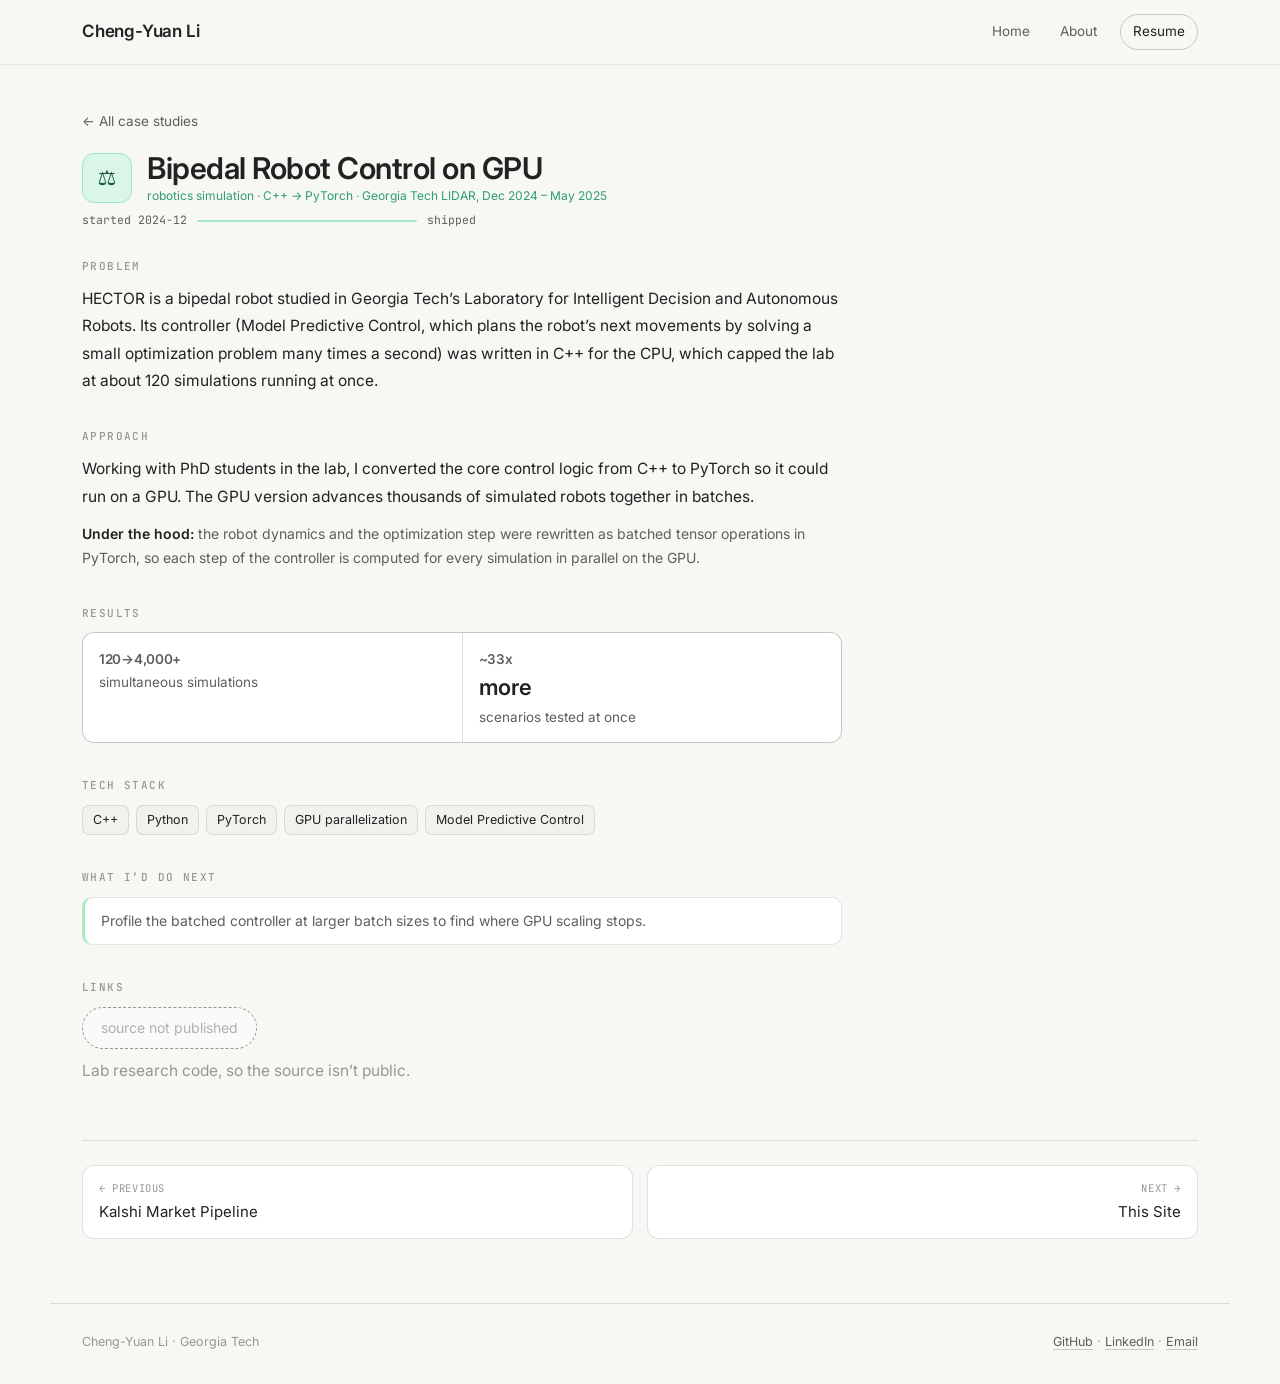
<file: projects/hector-mpc.html>
<!DOCTYPE html>
<html lang="en">
<head>
<meta charset="UTF-8">
<meta name="viewport" content="width=device-width, initial-scale=1.0">
<title>Bipedal Robot Control on GPU — Cheng-Yuan Li</title>
<meta name="description" content="Converted a bipedal robot's Model Predictive Control from C++ to PyTorch for batched GPU execution, scaling from 120 to 4,000+ simultaneous simulations.">
<link rel="icon" href="data:image/svg+xml,%3Csvg xmlns='http://www.w3.org/2000/svg' viewBox='0 0 32 32'%3E%3Crect width='32' height='32' rx='8' fill='%231f2321'/%3E%3Cellipse cx='16' cy='18' rx='9' ry='4.5' fill='%23a5ebc8'/%3E%3Crect x='12' y='8' width='8' height='9' rx='1.5' fill='%23ffffff'/%3E%3C/svg%3E">
<meta property="og:type" content="website">
<meta property="og:title" content="Bipedal Robot Control on GPU — Cheng-Yuan Li">
<meta property="og:description" content="Converted a bipedal robot's Model Predictive Control from C++ to PyTorch for batched GPU execution, scaling from 120 to 4,000+ simultaneous simulations.">
<meta name="twitter:card" content="summary">
<meta name="twitter:title" content="Bipedal Robot Control on GPU — Cheng-Yuan Li">
<meta name="twitter:description" content="Converted a bipedal robot's Model Predictive Control from C++ to PyTorch for batched GPU execution, scaling from 120 to 4,000+ simultaneous simulations.">
<meta name="theme-color" content="#f7f7f4">
<link rel="preconnect" href="https://fonts.googleapis.com">
<link rel="preconnect" href="https://fonts.gstatic.com" crossorigin>
<link href="https://fonts.googleapis.com/css2?family=Inter:wght@400;500;600&family=JetBrains+Mono:wght@400;500&display=swap" rel="stylesheet">
<link rel="stylesheet" href="../assets/chrome.css?v=20261007-2">
<link rel="stylesheet" href="../assets/site.css?v=20261007-2">
<script>window.SITE_ROOT="../";window.SITE_PAGE="hector-mpc";</script>
</head>
<body>

<main>

<div style="display:flex;align-items:center;gap:15px;margin-bottom:6px;">
  <div class="ico lg" aria-hidden="true">&#9878;</div>
  <div>
    <h1>Bipedal Robot Control on GPU</h1>
    <div style="font-size:12px;color:var(--green);">robotics simulation &middot; C++ &rarr; PyTorch &middot; Georgia Tech LIDAR, Dec 2024 &ndash; May 2025</div>
  </div>
</div>

<div id="p-timeline"></div>

<div id="pane-ov" class="pane on" style="margin-top:28px;">
  <section class="cs">
    <h2>Problem</h2>
    <p>HECTOR is a bipedal robot studied in Georgia Tech&rsquo;s Laboratory for Intelligent Decision and Autonomous Robots. Its controller (Model Predictive Control, which plans the robot&rsquo;s next movements by solving a small optimization problem many times a second) was written in C++ for the CPU, which capped the lab at about 120 simulations running at once.</p>
  </section>

  <section class="cs">
    <h2>Approach</h2>
    <p>Working with PhD students in the lab, I converted the core control logic from C++ to PyTorch so it could run on a GPU. The GPU version advances thousands of simulated robots together in batches.</p>
    <p class="tech"><b>Under the hood:</b> the robot dynamics and the optimization step were rewritten as batched tensor operations in PyTorch, so each step of the controller is computed for every simulation in parallel on the GPU.</p>
  </section>

  <section class="cs">
    <h2>Results</h2>
    <div class="results">
      <div><b><span data-stat="mpc.sims"></span></b><span>simultaneous simulations</span></div>
      <div><b><span data-stat="mpc.scale"></span> more</b><span>scenarios tested at once</span></div>
    </div>
  </section>

  <section class="cs">
    <h2>Tech stack</h2>
    <div class="tags"><span>C++</span><span>Python</span><span>PyTorch</span><span>GPU parallelization</span><span>Model Predictive Control</span></div>
  </section>

  <section class="cs">
    <h2>What I&rsquo;d do next</h2>
    <div id="p-roadmap"></div>
  </section>

  <section class="cs">
    <h2>Links</h2>
    <div class="links">
      <a class="btn primary" id="src-link">view source &#8599;</a>
    </div>
    <p class="results-note">Lab research code, so the source isn&rsquo;t public.</p>
  </section>
</div>

</main>

<script src="../assets/site.js?v=20261014"></script>
</body>
</html>
</file>
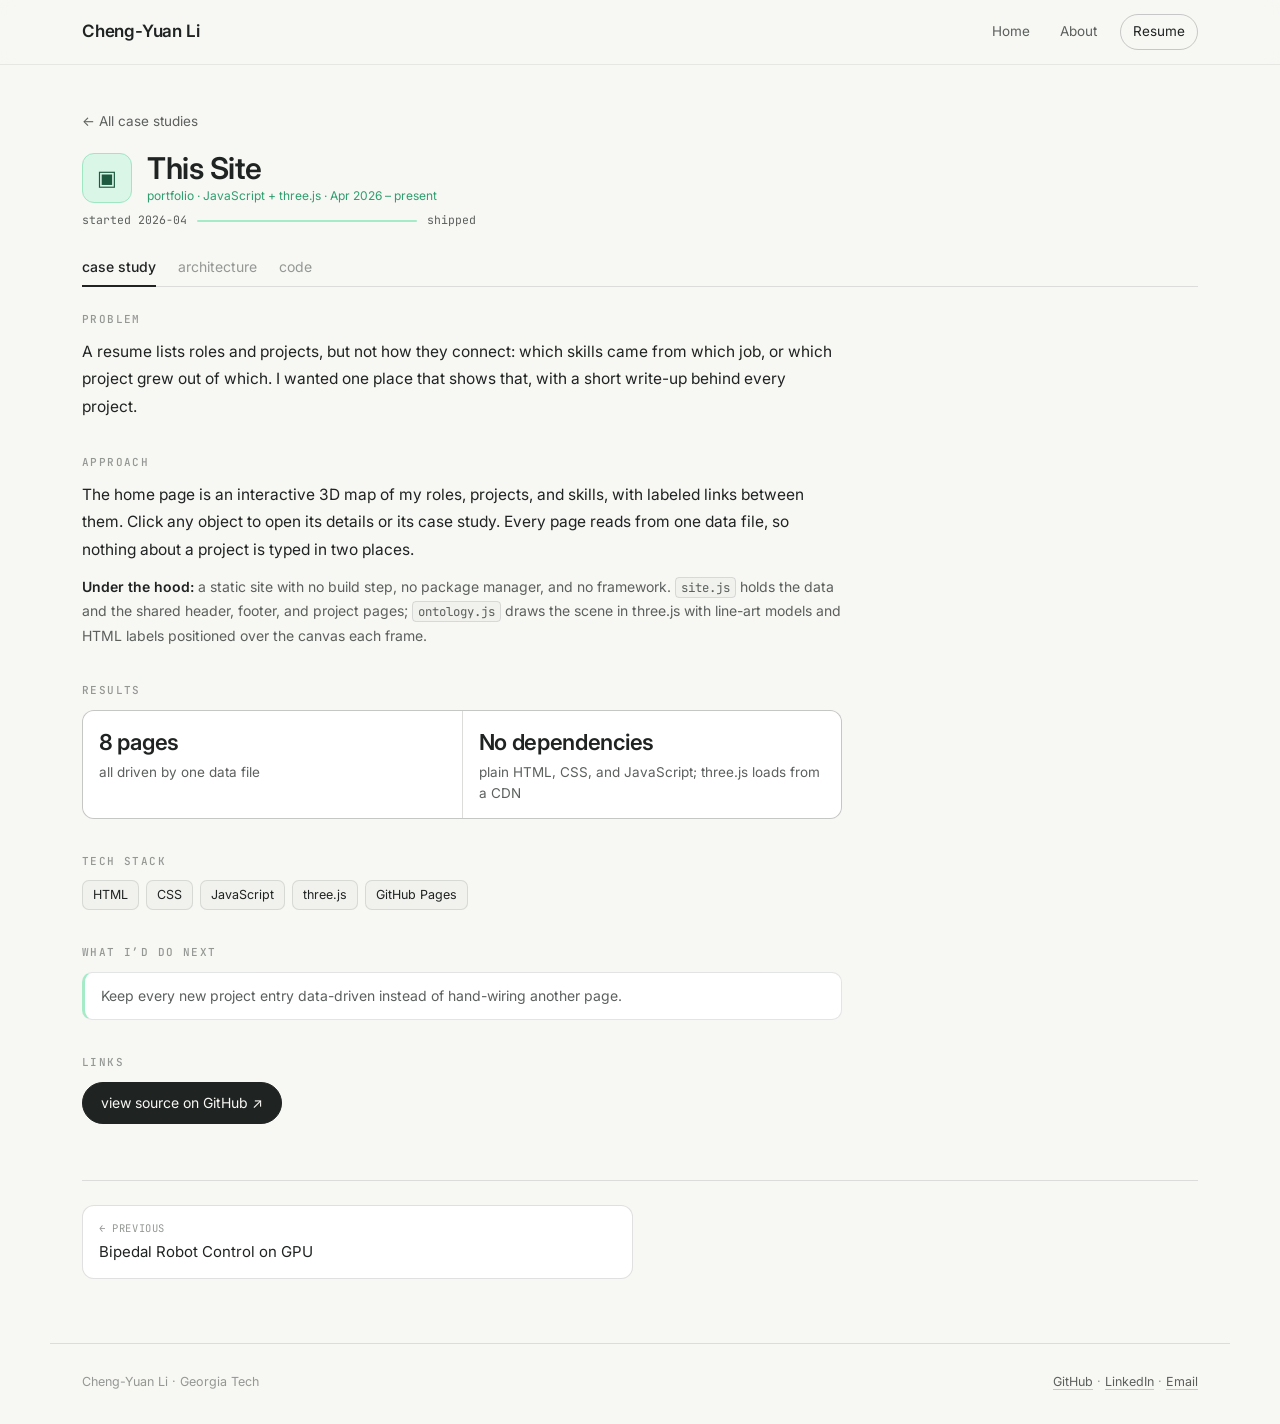
<file: projects/portfolio.html>
<!DOCTYPE html>
<html lang="en">
<head>
<meta charset="UTF-8">
<meta name="viewport" content="width=device-width, initial-scale=1.0">
<title>This Site — Cheng-Yuan Li</title>
<meta name="description" content="An interactive 3D map of my roles, projects, and skills, with a short case study for each project. Plain HTML, CSS, and JavaScript.">
<link rel="icon" href="data:image/svg+xml,%3Csvg xmlns='http://www.w3.org/2000/svg' viewBox='0 0 32 32'%3E%3Crect width='32' height='32' rx='8' fill='%231f2321'/%3E%3Cellipse cx='16' cy='18' rx='9' ry='4.5' fill='%23a5ebc8'/%3E%3Crect x='12' y='8' width='8' height='9' rx='1.5' fill='%23ffffff'/%3E%3C/svg%3E">
<meta property="og:type" content="website">
<meta property="og:title" content="This Site — Cheng-Yuan Li">
<meta property="og:description" content="An interactive 3D map of my roles, projects, and skills, with a short case study for each project. Plain HTML, CSS, and JavaScript.">
<meta name="twitter:card" content="summary">
<meta name="twitter:title" content="This Site — Cheng-Yuan Li">
<meta name="twitter:description" content="An interactive 3D map of my roles, projects, and skills, with a short case study for each project. Plain HTML, CSS, and JavaScript.">
<meta name="theme-color" content="#f7f7f4">
<link rel="preconnect" href="https://fonts.googleapis.com">
<link rel="preconnect" href="https://fonts.gstatic.com" crossorigin>
<link href="https://fonts.googleapis.com/css2?family=Inter:wght@400;500;600&family=JetBrains+Mono:wght@400;500&display=swap" rel="stylesheet">
<link rel="stylesheet" href="../assets/chrome.css?v=20261007-2">
<link rel="stylesheet" href="../assets/site.css?v=20261007-2">
<script>window.SITE_ROOT="../";window.SITE_PAGE="portfolio";</script>
</head>
<body>

<main>

<div style="display:flex;align-items:center;gap:15px;margin-bottom:6px;">
  <div class="ico lg" aria-hidden="true">&#9635;</div>
  <div>
    <h1>This Site</h1>
    <div style="font-size:12px;color:var(--green);">portfolio &middot; JavaScript + three.js &middot; Apr 2026 &ndash; present</div>
  </div>
</div>

<div id="p-timeline"></div>

<div class="tabs" role="tablist">
  <button class="active" role="tab" onclick="tab(this,'ov')">case study</button>
  <button role="tab" onclick="tab(this,'arch')">architecture</button>
  <button role="tab" onclick="tab(this,'code')">code</button>
</div>

<div id="pane-ov" class="pane on">
  <section class="cs">
    <h2>Problem</h2>
    <p>A resume lists roles and projects, but not how they connect: which skills came from which job, or which project grew out of which. I wanted one place that shows that, with a short write-up behind every project.</p>
  </section>

  <section class="cs">
    <h2>Approach</h2>
    <p>The home page is an interactive 3D map of my roles, projects, and skills, with labeled links between them. Click any object to open its details or its case study. Every page reads from one data file, so nothing about a project is typed in two places.</p>
    <p class="tech"><b>Under the hood:</b> a static site with no build step, no package manager, and no framework. <code>site.js</code> holds the data and the shared header, footer, and project pages; <code>ontology.js</code> draws the scene in three.js with line-art models and HTML labels positioned over the canvas each frame.</p>
  </section>

  <section class="cs">
    <h2>Results</h2>
    <div class="results">
      <div><b>8 pages</b><span>all driven by one data file</span></div>
      <div><b>No dependencies</b><span>plain HTML, CSS, and JavaScript; three.js loads from a CDN</span></div>
    </div>
  </section>

  <section class="cs">
    <h2>Tech stack</h2>
    <div class="tags"><span>HTML</span><span>CSS</span><span>JavaScript</span><span>three.js</span><span>GitHub Pages</span></div>
  </section>

  <section class="cs">
    <h2>What I&rsquo;d do next</h2>
    <div id="p-roadmap"></div>
  </section>

  <section class="cs">
    <h2>Links</h2>
    <div class="links">
      <a class="btn primary" id="src-link" target="_blank" rel="noopener">view source on GitHub &#8599;</a>
    </div>
  </section>
</div>

<div id="pane-arch" class="pane">
  <div class="emptybox" style="text-align:left;padding:22px 26px;">
    <p style="margin-bottom:14px;">The data lives in <code>site.js</code>: <b>PROJECTS</b>, <b>ROLES</b>, and <b>SKILLS</b>. A project lists the skills it uses and any true links it has, like the BigQuery Cost Optimizer being <i>built at</i> Gordon Food Service. The ontology, the case-study grid, the about page, and each case study's roadmap all read from those three arrays.</p>
    <p style="margin-bottom:14px;"><code>ontology.js</code> only decides presentation: where each object sits on the slab and which line-art model draws it. The models are built from boxes and cylinders in three.js, outlined with edge lines and an inverted-hull silhouette, and lit flat so they read like an illustration. Labels, link pills, and the property panel are HTML positioned over the canvas each frame, so text stays crisp.</p>
    <p style="margin-bottom:0;">The skill lines leave from ports on the slab's back edge, ordered left to right like their chips, so they fan up without crossing. Hovering an object lights its links and skills; hovering a skill lights the objects that use it.</p>
  </div>
</div>

<div id="pane-code" class="pane">
  <p class="note" style="margin:0 0 14px;">site.js: a project is one entry. Its skills and links are what the ontology draws.</p>
  <pre class="code"><span class="kw">var</span> PROJECTS = [
    { <span class="fn">id</span>:<span class="st">'dataform-slots-optimization'</span>, <span class="fn">status</span>:<span class="st">'done'</span>,
      <span class="fn">skills</span>:[<span class="st">'GCP'</span>, <span class="st">'SQL'</span>, <span class="st">'REST APIs'</span>],
      <span class="fn">related</span>:[[<span class="st">'gfs'</span>, <span class="st">'Built at'</span>]],
      <span class="cm">// … name, desc, stats, roadmap</span>
    }
];</pre>
  <p class="note" style="margin-top:20px;">ontology.js: links come straight from the data. Each role links to me, and each project links to me unless it was built at a role.</p>
  <pre class="code">ROLES.<span class="fn">forEach</span>(r =&gt; <span class="fn">link</span>(<span class="st">'you'</span>, r.id, ROLE_VERB[r.id]));
PROJ.<span class="fn">forEach</span>(p =&gt; {
  (p.related || []).<span class="fn">forEach</span>(([to, verb]) =&gt; <span class="fn">link</span>(p.id, to, verb));
  <span class="kw">if</span> (!viaRole(p)) <span class="fn">link</span>(<span class="st">'you'</span>, p.id, p.status === <span class="st">'done'</span> ? <span class="st">'Built'</span> : <span class="st">'Building'</span>);
});</pre>
</div>

<script>
function tab(btn,id){
  btn.parentElement.querySelectorAll('button').forEach(function(b){b.classList.remove('active');});
  btn.classList.add('active');
  document.querySelectorAll('.pane').forEach(function(p){p.classList.remove('on');});
  document.getElementById('pane-'+id).classList.add('on');
}
</script>

</main>

<script src="../assets/site.js?v=20261014"></script>
</body>
</html>
</file>
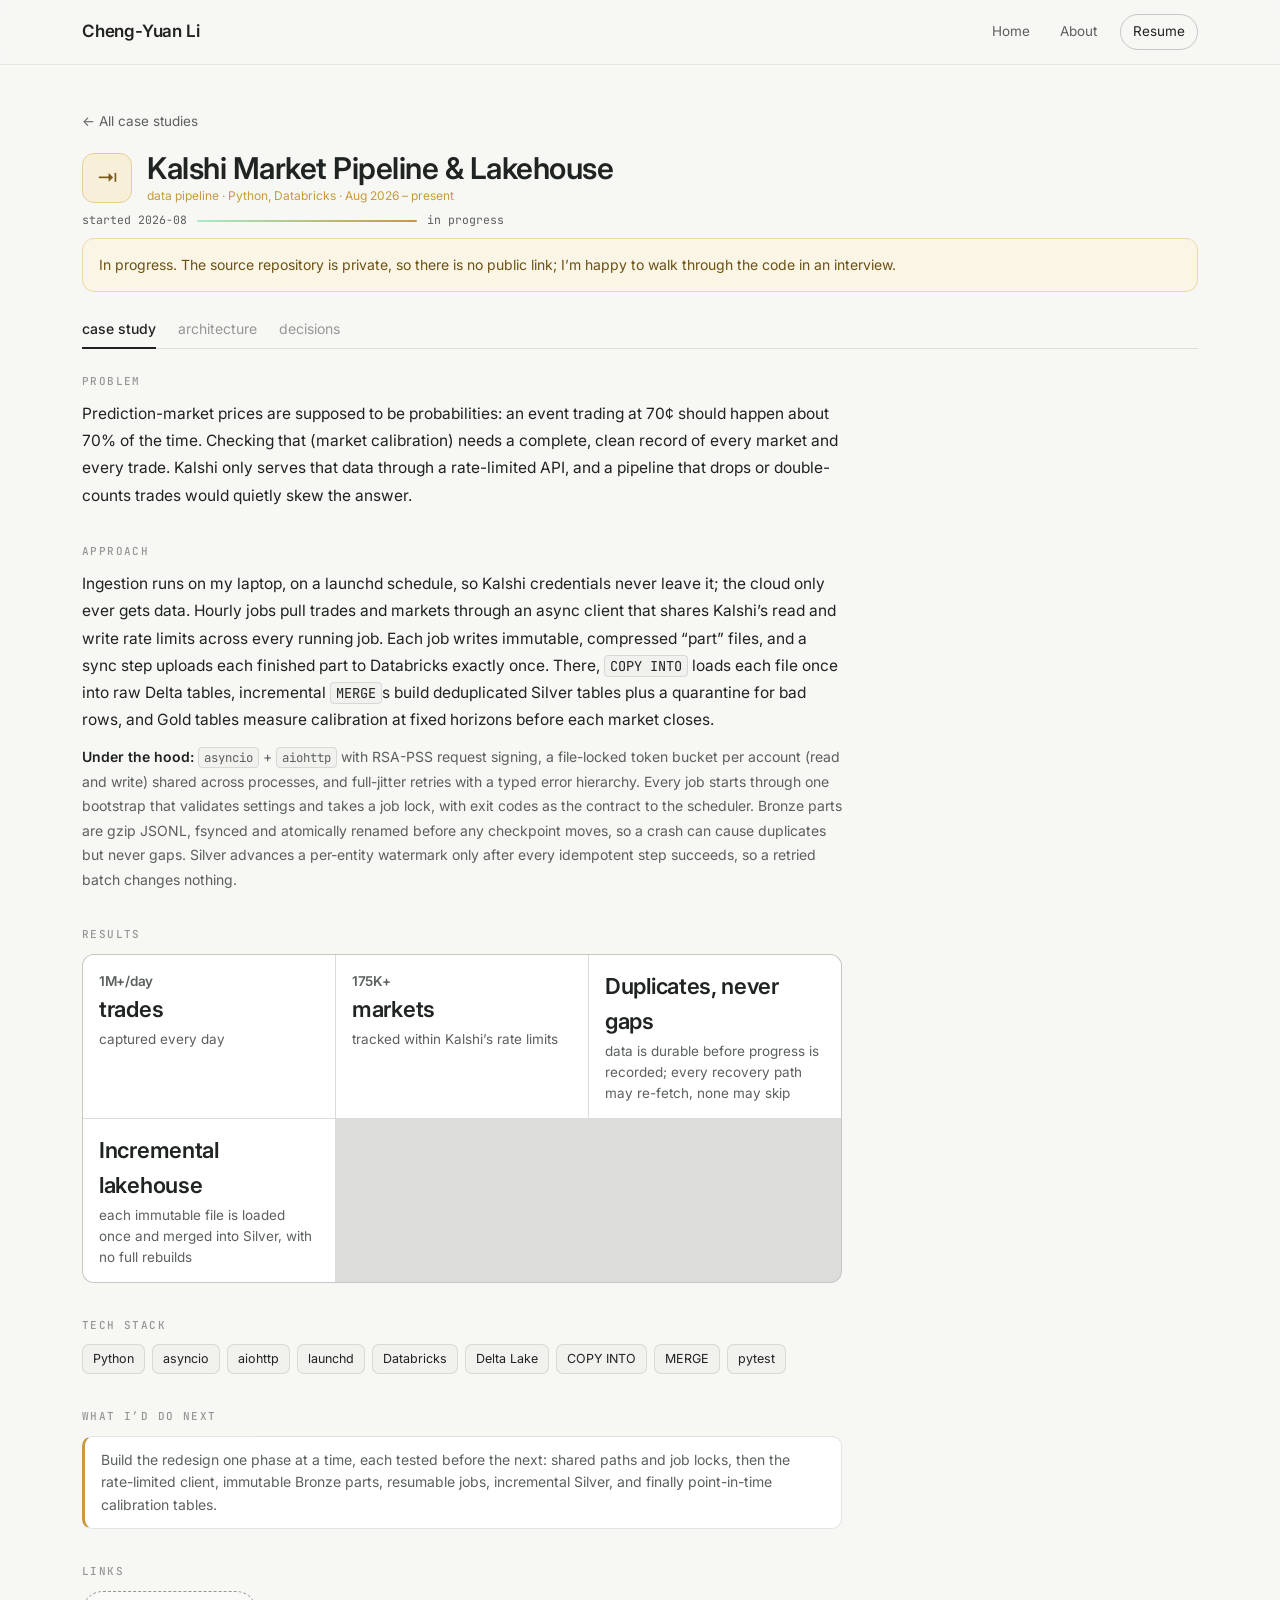
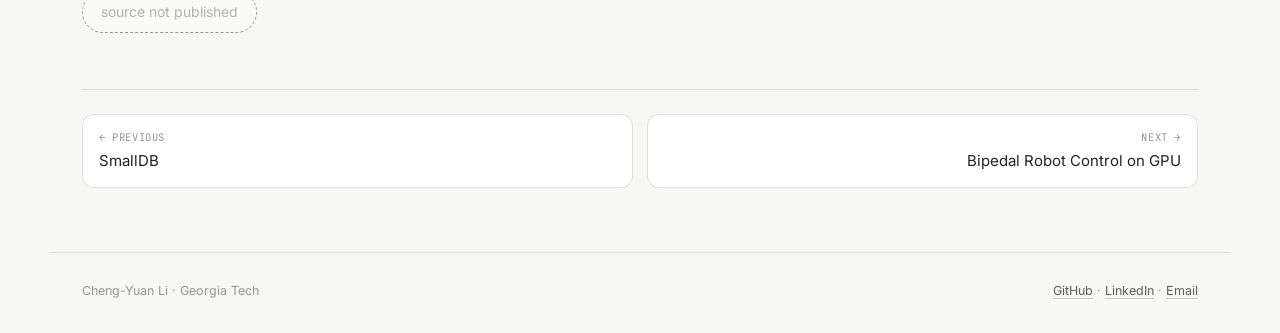
<file: projects/predictmarket.html>
<!DOCTYPE html>
<html lang="en">
<head>
<meta charset="UTF-8">
<meta name="viewport" content="width=device-width, initial-scale=1.0">
<title>Kalshi Market Pipeline — Cheng-Yuan Li</title>
<meta name="description" content="An async Python pipeline capturing 1M+ Kalshi trades a day into immutable local Bronze files and an incremental Databricks lakehouse for point-in-time market-calibration analysis.">
<link rel="icon" href="data:image/svg+xml,%3Csvg xmlns='http://www.w3.org/2000/svg' viewBox='0 0 32 32'%3E%3Crect width='32' height='32' rx='8' fill='%231f2321'/%3E%3Cellipse cx='16' cy='18' rx='9' ry='4.5' fill='%23a5ebc8'/%3E%3Crect x='12' y='8' width='8' height='9' rx='1.5' fill='%23ffffff'/%3E%3C/svg%3E">
<meta property="og:type" content="website">
<meta property="og:title" content="Kalshi Market Pipeline — Cheng-Yuan Li">
<meta property="og:description" content="An async Python pipeline capturing 1M+ Kalshi trades a day into immutable local Bronze files and an incremental Databricks lakehouse for point-in-time market-calibration analysis.">
<meta name="twitter:card" content="summary">
<meta name="twitter:title" content="Kalshi Market Pipeline — Cheng-Yuan Li">
<meta name="twitter:description" content="An async Python pipeline capturing 1M+ Kalshi trades a day into immutable local Bronze files and an incremental Databricks lakehouse for point-in-time market-calibration analysis.">
<meta name="theme-color" content="#f7f7f4">
<link rel="preconnect" href="https://fonts.googleapis.com">
<link rel="preconnect" href="https://fonts.gstatic.com" crossorigin>
<link href="https://fonts.googleapis.com/css2?family=Inter:wght@400;500;600&family=JetBrains+Mono:wght@400;500&display=swap" rel="stylesheet">
<link rel="stylesheet" href="../assets/chrome.css?v=20261007-2">
<link rel="stylesheet" href="../assets/site.css?v=20261007-2">
<script>window.SITE_ROOT="../";window.SITE_PAGE="predictmarket";</script>
</head>
<body>

<main>

<div style="display:flex;align-items:center;gap:15px;margin-bottom:6px;">
  <div class="ico lg wip" aria-hidden="true">&#8677;</div>
  <div>
    <h1>Kalshi Market Pipeline &amp; Lakehouse</h1>
    <div style="font-size:12px;color:var(--red);">data pipeline &middot; Python, Databricks &middot; Aug 2026 &ndash; present</div>
  </div>
</div>

<div id="p-timeline"></div>

<div class="wip-banner">In progress. The source repository is private, so there is no public link; I&rsquo;m happy to walk through the code in an interview.</div>

<div class="tabs" role="tablist">
  <button class="active" role="tab" onclick="tab(this,'ov')">case study</button>
  <button role="tab" onclick="tab(this,'arch')">architecture</button>
  <button role="tab" onclick="tab(this,'dec')">decisions</button>
</div>

<div id="pane-ov" class="pane on">
  <section class="cs">
    <h2>Problem</h2>
    <p>Prediction-market prices are supposed to be probabilities: an event trading at 70&cent; should happen about 70% of the time. Checking that (market calibration) needs a complete, clean record of every market and every trade. Kalshi only serves that data through a rate-limited API, and a pipeline that drops or double-counts trades would quietly skew the answer.</p>
  </section>

  <section class="cs">
    <h2>Approach</h2>
    <p>Ingestion runs on my laptop, on a launchd schedule, so Kalshi credentials never leave it; the cloud only ever gets data. Hourly jobs pull trades and markets through an async client that shares Kalshi&rsquo;s read and write rate limits across every running job. Each job writes immutable, compressed &ldquo;part&rdquo; files, and a sync step uploads each finished part to Databricks exactly once. There, <code>COPY INTO</code> loads each file once into raw Delta tables, incremental <code>MERGE</code>s build deduplicated Silver tables plus a quarantine for bad rows, and Gold tables measure calibration at fixed horizons before each market closes.</p>
    <p class="tech"><b>Under the hood:</b> <code>asyncio</code> + <code>aiohttp</code> with RSA-PSS request signing, a file-locked token bucket per account (read and write) shared across processes, and full-jitter retries with a typed error hierarchy. Every job starts through one bootstrap that validates settings and takes a job lock, with exit codes as the contract to the scheduler. Bronze parts are gzip JSONL, fsynced and atomically renamed before any checkpoint moves, so a crash can cause duplicates but never gaps. Silver advances a per-entity watermark only after every idempotent step succeeds, so a retried batch changes nothing.</p>
  </section>

  <section class="cs">
    <h2>Results</h2>
    <div class="results">
      <div><b><span data-stat="kalshi.trades"></span> trades</b><span>captured every day</span></div>
      <div><b><span data-stat="kalshi.markets"></span> markets</b><span>tracked within Kalshi&rsquo;s rate limits</span></div>
      <div><b>Duplicates, never gaps</b><span>data is durable before progress is recorded; every recovery path may re-fetch, none may skip</span></div>
      <div><b>Incremental lakehouse</b><span>each immutable file is loaded once and merged into Silver, with no full rebuilds</span></div>
    </div>
  </section>

  <section class="cs">
    <h2>Tech stack</h2>
    <div class="tags"><span>Python</span><span>asyncio</span><span>aiohttp</span><span>launchd</span><span>Databricks</span><span>Delta Lake</span><span>COPY INTO</span><span>MERGE</span><span>pytest</span></div>
  </section>

  <section class="cs">
    <h2>What I&rsquo;d do next</h2>
    <div id="p-roadmap"></div>
  </section>

  <section class="cs">
    <h2>Links</h2>
    <div class="links">
      <a class="btn primary" id="src-link">view source &#8599;</a>
    </div>
  </section>
</div>

<div id="pane-arch" class="pane">
  <div class="archbox">
    <svg width="100%" viewBox="0 0 860 470" style="min-width:760px;" role="img" aria-label="Local jobs run through a bootstrap, a rate-limited Kalshi client, and a Bronze writer that seals immutable part files; sync uploads them to a Databricks volume, where COPY INTO, MERGE, and Gold tables build calibration results">
      <defs><marker id="ah" viewBox="0 0 10 10" refX="8" refY="5" markerWidth="7" markerHeight="7" orient="auto"><path d="M1 1L9 5L1 9" fill="none" stroke="#2f9e6e" stroke-width="1.6" stroke-linecap="round"/></marker></defs>
      <g font-family="JetBrains Mono, monospace">
      <rect x="10" y="10" width="840" height="250" rx="10" fill="none" stroke="#c9cbc7" stroke-dasharray="4 4"/>
      <text x="26" y="30" fill="#5b605d" font-size="11">local machine &middot; credentials never leave</text>

      <rect x="26" y="46" width="170" height="70" rx="8" fill="#ffffff" stroke="#c9cbc7"/>
      <text x="111" y="70" text-anchor="middle" fill="#1f2321" font-size="12">launchd &rarr; run_job</text>
      <text x="111" y="88" text-anchor="middle" fill="#7a7f7b" font-size="10">hourly: trades, markets</text>
      <text x="111" y="103" text-anchor="middle" fill="#7a7f7b" font-size="10">daily: snapshots, candles</text>
      <line x1="196" y1="81" x2="226" y2="81" stroke="#2f9e6e" stroke-width="1.5" marker-end="url(#ah)"/>

      <rect x="234" y="46" width="180" height="70" rx="8" fill="#ffffff" stroke="#2f9e6e"/>
      <text x="324" y="70" text-anchor="middle" fill="#2f9e6e" font-size="12">bootstrap(job)</text>
      <text x="324" y="88" text-anchor="middle" fill="#7a7f7b" font-size="10">validate settings &middot; flock</text>
      <text x="324" y="103" text-anchor="middle" fill="#7a7f7b" font-size="10">exit 0 / 1 / 75 / 78</text>
      <line x1="414" y1="81" x2="444" y2="81" stroke="#2f9e6e" stroke-width="1.5" marker-end="url(#ah)"/>

      <rect x="452" y="46" width="380" height="70" rx="8" fill="#ffffff" stroke="#2f9e6e"/>
      <text x="642" y="70" text-anchor="middle" fill="#2f9e6e" font-size="12">KalshiClient &rarr; RetryPolicy &rarr; SharedTokenBucket</text>
      <text x="642" y="88" text-anchor="middle" fill="#7a7f7b" font-size="10">RSA-PSS per attempt &middot; full-jitter backoff</text>
      <text x="642" y="103" text-anchor="middle" fill="#7a7f7b" font-size="10">read | write buckets, one file lock across processes</text>
      <path d="M642 116 V146" fill="none" stroke="#2f9e6e" stroke-width="1.5" marker-end="url(#ah)"/>

      <rect x="452" y="154" width="380" height="88" rx="8" fill="#ffffff" stroke="#2f9e6e"/>
      <text x="642" y="176" text-anchor="middle" fill="#2f9e6e" font-size="12">BronzeWriter</text>
      <text x="642" y="194" text-anchor="middle" fill="#5b605d" font-size="10">.inprogress-*.jsonl.gz &mdash;seal()&rarr; part-*.jsonl.gz</text>
      <text x="642" y="210" text-anchor="middle" fill="#7a7f7b" font-size="10">gzip &middot; fsync &middot; atomic rename &middot; never modified</text>
      <text x="642" y="226" text-anchor="middle" fill="#7a7f7b" font-size="10">bronze/{source}/{entity}/date=YYYY-MM-DD/</text>
      <line x1="452" y1="198" x2="422" y2="198" stroke="#2f9e6e" stroke-width="1.5" marker-end="url(#ah)"/>

      <rect x="234" y="166" width="180" height="64" rx="8" fill="#f7f7f4" stroke="#c9cbc7"/>
      <text x="324" y="189" text-anchor="middle" fill="#5b605d" font-size="11">state/</text>
      <text x="324" y="205" text-anchor="middle" fill="#7a7f7b" font-size="10">checkpoints &middot; cursors</text>
      <text x="324" y="219" text-anchor="middle" fill="#7a7f7b" font-size="10">moved only after seal()</text>

      <rect x="26" y="166" width="170" height="64" rx="8" fill="#ffffff" stroke="#c9cbc7"/>
      <text x="111" y="189" text-anchor="middle" fill="#1f2321" font-size="12">sync_bronze</text>
      <text x="111" y="205" text-anchor="middle" fill="#7a7f7b" font-size="10">new parts only</text>
      <text x="111" y="219" text-anchor="middle" fill="#7a7f7b" font-size="10">immutable &rarr; upload once</text>
      <path d="M111 230 V296" fill="none" stroke="#2f9e6e" stroke-width="1.5" marker-end="url(#ah)"/>
      <text x="120" y="270" fill="#7a7f7b" font-size="10">data, never keys</text>

      <rect x="10" y="284" width="840" height="176" rx="10" fill="none" stroke="#c9cbc7" stroke-dasharray="4 4"/>
      <text x="26" y="452" fill="#5b605d" font-size="11">Databricks Free Edition</text>

      <rect x="26" y="304" width="170" height="64" rx="8" fill="#ffffff" stroke="#c9cbc7"/>
      <text x="111" y="328" text-anchor="middle" fill="#1f2321" font-size="12">Volume bronze/</text>
      <text x="111" y="346" text-anchor="middle" fill="#7a7f7b" font-size="10">mirror of part files</text>
      <line x1="196" y1="336" x2="226" y2="336" stroke="#2f9e6e" stroke-width="1.5" marker-end="url(#ah)"/>

      <rect x="234" y="304" width="180" height="64" rx="8" fill="#ffffff" stroke="#2f9e6e"/>
      <text x="324" y="328" text-anchor="middle" fill="#2f9e6e" font-size="12">COPY INTO raw_*</text>
      <text x="324" y="346" text-anchor="middle" fill="#7a7f7b" font-size="10">each file loaded once</text>
      <line x1="414" y1="336" x2="444" y2="336" stroke="#2f9e6e" stroke-width="1.5" marker-end="url(#ah)"/>

      <rect x="452" y="304" width="180" height="64" rx="8" fill="#ffffff" stroke="#2f9e6e"/>
      <text x="542" y="328" text-anchor="middle" fill="#2f9e6e" font-size="12">MERGE &rarr; silver_*</text>
      <text x="542" y="346" text-anchor="middle" fill="#7a7f7b" font-size="10">typed &middot; dq_reasons</text>
      <text x="542" y="360" text-anchor="middle" fill="#7a7f7b" font-size="10">watermark moves last</text>
      <line x1="632" y1="336" x2="662" y2="336" stroke="#2f9e6e" stroke-width="1.5" marker-end="url(#ah)"/>
      <path d="M542 368 V398" fill="none" stroke="#b0751c" stroke-width="1.5" marker-end="url(#ah)"/>
      <rect x="452" y="404" width="180" height="34" rx="8" fill="#ffffff" stroke="#b0751c"/>
      <text x="542" y="425" text-anchor="middle" fill="#b0751c" font-size="11">quarantine</text>

      <rect x="670" y="304" width="162" height="64" rx="8" fill="#ffffff" stroke="#2f9e6e"/>
      <text x="751" y="328" text-anchor="middle" fill="#2f9e6e" font-size="12">gold_calibration</text>
      <text x="751" y="346" text-anchor="middle" fill="#7a7f7b" font-size="10">point-in-time prices</text>
      <text x="751" y="360" text-anchor="middle" fill="#7a7f7b" font-size="10">1 / 3 / 7 / 30 days out</text>
      </g>
    </svg>
  </div>
</div>

<div id="pane-dec" class="pane">
  <div class="two">
    <div>
      <p class="lede"><b>Progress is never claimed before data is durable.</b> A job writes into a hidden in-progress file; <code>seal()</code> closes the gzip stream, fsyncs, renames it to its final name, and fsyncs the directory, and only then does a checkpoint move. A crash leaves at worst an unsealed file whose data was never checkpointed, so the rerun re-fetches it: duplicates are acceptable, gaps are not, and Silver dedupes.</p>
      <p class="lede" style="margin-top:16px;"><b>Bronze files are immutable.</b> The first version appended to one file per day, which forced size checks during sync and once grew a single markets file to 43 GB raw. Sealed parts are never touched again, so sync uploads each one once and Databricks&rsquo; <code>COPY INTO</code> loads each one once, with no ledger of my own. A database was considered and rejected, including <a href="smalldb.html">SmallDB</a>: Bronze is written and read sequentially in full, with no key lookups for an LSM tree to speed up.</p>
      <p class="lede" style="margin-top:16px;"><b>One rate limit, many processes.</b> Kalshi enforces separate read and write limits per account, so the token bucket lives in a file-locked state file that every job shares. Reconfiguring from the account&rsquo;s live limits clamps the tokens instead of refilling them, because another process may have just drained the bucket.</p>
    </div>
    <div>
      <p class="lede"><b>Errors say what to do.</b> A 4xx means this item is bad, so skip it; a 401/403 means the whole job is misconfigured, so abort; exhausted retries skip one item, but 20 in a row mean Kalshi or the network is down, so the job stops instead of marking thousands of items failed. The client also validates filter values itself, because Kalshi silently ignores bad ones and turns a typo into a full pull.</p>
      <p class="lede" style="margin-top:16px;"><b>Calibration without lookahead.</b> Kalshi overwrites a market&rsquo;s close time when it closes early, so the pipeline captures the scheduled close from observations made before close. Each horizon uses only the latest candle visible at its cutoff, results are reported per anchor type, standard errors are clustered by event so ten related markets don&rsquo;t count as ten samples, and edge is measured net of taker fees.</p>
    </div>
  </div>
</div>

</main>

<script src="../assets/site.js?v=20261014"></script>
</body>
</html>
</file>
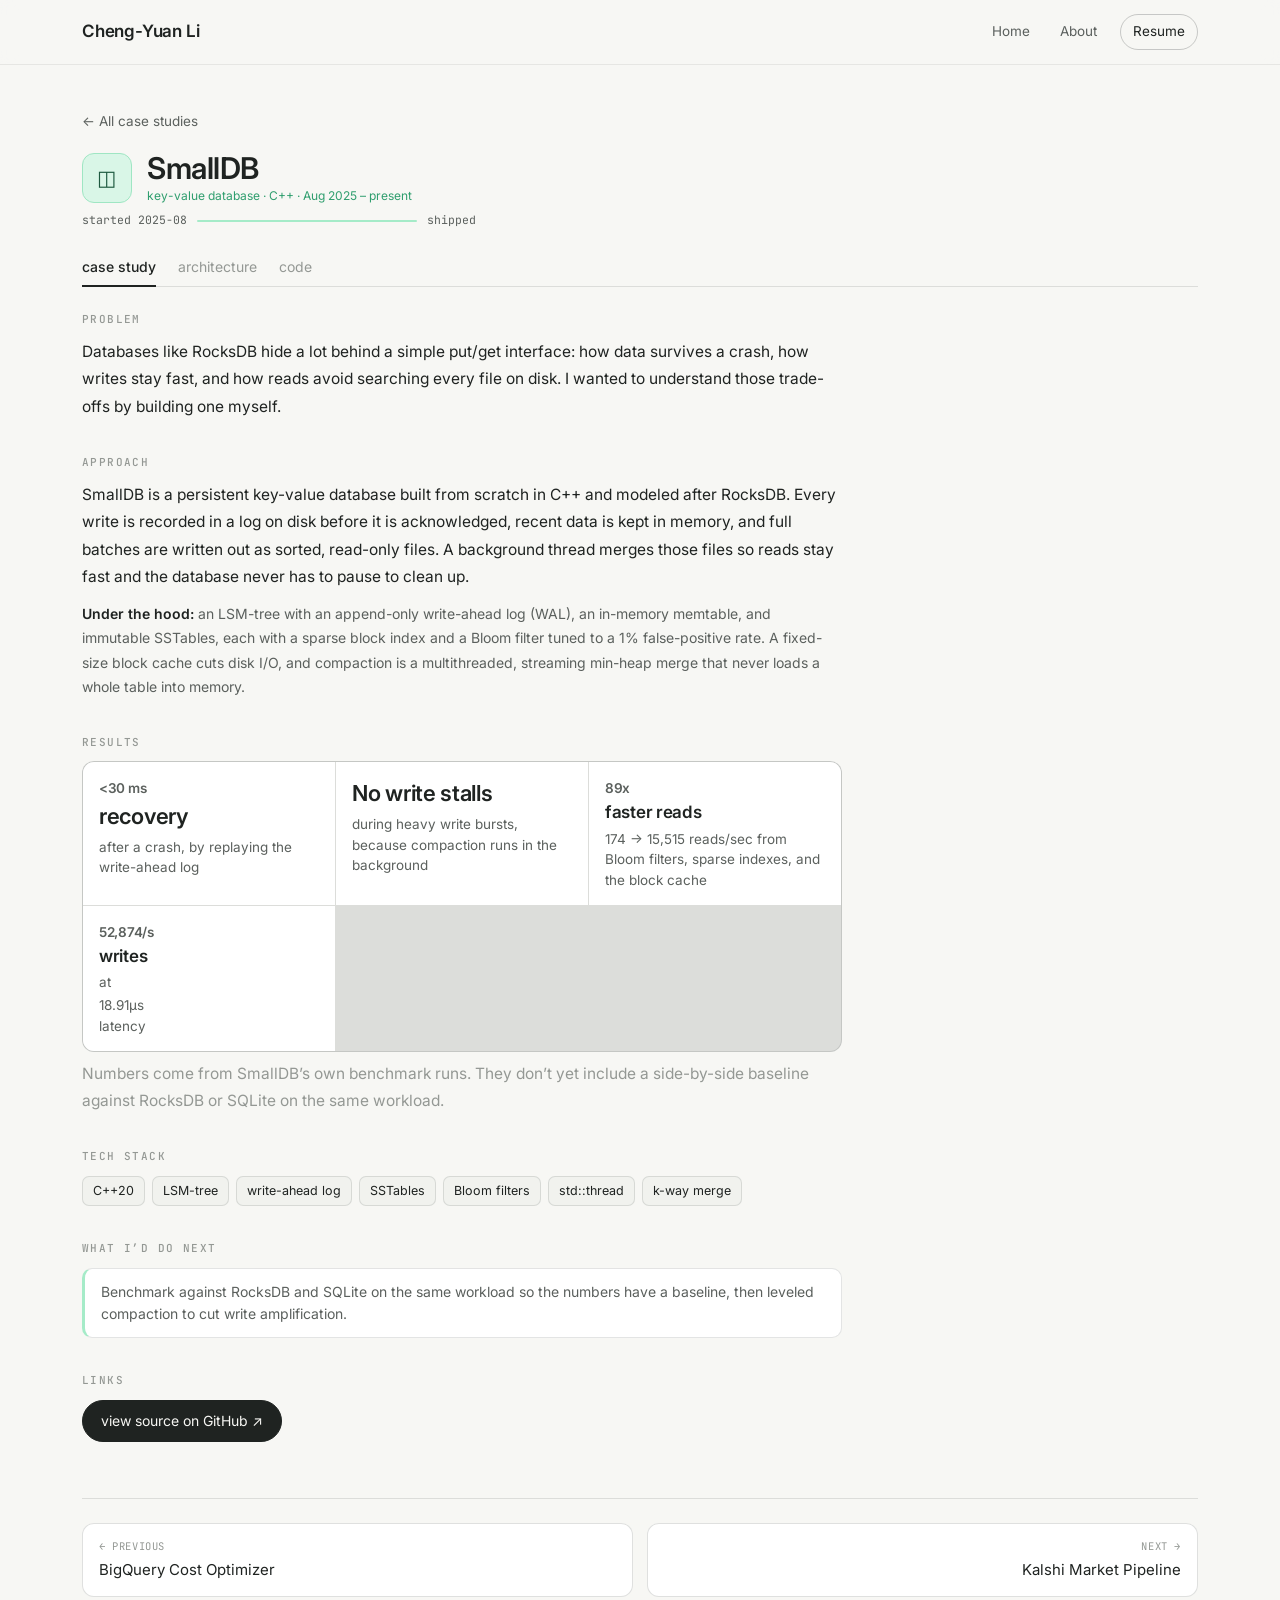
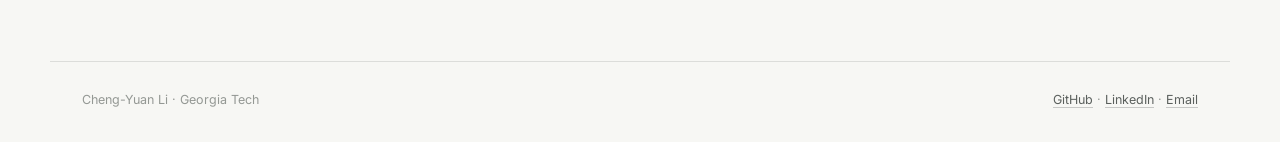
<file: projects/smalldb.html>
<!DOCTYPE html>
<html lang="en">
<head>
<meta charset="UTF-8">
<meta name="viewport" content="width=device-width, initial-scale=1.0">
<title>SmallDB — Cheng-Yuan Li</title>
<meta name="description" content="A key-value database built from scratch in C++, modeled after RocksDB: durable on disk, sub-30 ms crash recovery, 89x faster reads.">
<link rel="icon" href="data:image/svg+xml,%3Csvg xmlns='http://www.w3.org/2000/svg' viewBox='0 0 32 32'%3E%3Crect width='32' height='32' rx='8' fill='%231f2321'/%3E%3Cellipse cx='16' cy='18' rx='9' ry='4.5' fill='%23a5ebc8'/%3E%3Crect x='12' y='8' width='8' height='9' rx='1.5' fill='%23ffffff'/%3E%3C/svg%3E">
<meta property="og:type" content="website">
<meta property="og:title" content="SmallDB — Cheng-Yuan Li">
<meta property="og:description" content="A key-value database built from scratch in C++, modeled after RocksDB: durable on disk, sub-30 ms crash recovery, 89x faster reads.">
<meta name="twitter:card" content="summary">
<meta name="twitter:title" content="SmallDB — Cheng-Yuan Li">
<meta name="twitter:description" content="A key-value database built from scratch in C++, modeled after RocksDB: durable on disk, sub-30 ms crash recovery, 89x faster reads.">
<meta name="theme-color" content="#f7f7f4">
<link rel="preconnect" href="https://fonts.googleapis.com">
<link rel="preconnect" href="https://fonts.gstatic.com" crossorigin>
<link href="https://fonts.googleapis.com/css2?family=Inter:wght@400;500;600&family=JetBrains+Mono:wght@400;500&display=swap" rel="stylesheet">
<link rel="stylesheet" href="../assets/chrome.css?v=20261007-2">
<link rel="stylesheet" href="../assets/site.css?v=20261007-2">
<script>window.SITE_ROOT="../";window.SITE_PAGE="smalldb";</script>
</head>
<body>

<main>

<div style="display:flex;align-items:center;gap:15px;margin-bottom:6px;">
  <div class="ico lg" aria-hidden="true">&#9707;</div>
  <div>
    <h1>SmallDB</h1>
    <div style="font-size:12px;color:var(--green);">key-value database &middot; C++ &middot; Aug 2025 &ndash; present</div>
  </div>
</div>

<div id="p-timeline"></div>

<div class="tabs" role="tablist">
  <button class="active" role="tab" onclick="tab(this,'ov')">case study</button>
  <button role="tab" onclick="tab(this,'arch')">architecture</button>
  <button role="tab" onclick="tab(this,'code')">code</button>
</div>

<div id="pane-ov" class="pane on">
  <section class="cs">
    <h2>Problem</h2>
    <p>Databases like RocksDB hide a lot behind a simple put/get interface: how data survives a crash, how writes stay fast, and how reads avoid searching every file on disk. I wanted to understand those trade-offs by building one myself.</p>
  </section>

  <section class="cs">
    <h2>Approach</h2>
    <p>SmallDB is a persistent key-value database built from scratch in C++ and modeled after RocksDB. Every write is recorded in a log on disk before it is acknowledged, recent data is kept in memory, and full batches are written out as sorted, read-only files. A background thread merges those files so reads stay fast and the database never has to pause to clean up.</p>
    <p class="tech"><b>Under the hood:</b> an LSM-tree with an append-only write-ahead log (WAL), an in-memory memtable, and immutable SSTables, each with a sparse block index and a Bloom filter tuned to a 1% false-positive rate. A fixed-size block cache cuts disk I/O, and compaction is a multithreaded, streaming min-heap merge that never loads a whole table into memory.</p>
  </section>

  <section class="cs">
    <h2>Results</h2>
    <div class="results">
      <div><b><span data-stat="smalldb.recovery"></span> recovery</b><span>after a crash, by replaying the write-ahead log</span></div>
      <div><b>No write stalls</b><span>during heavy write bursts, because compaction runs in the background</span></div>
      <div class="tech"><b><span data-stat="smalldb.speedup"></span> faster reads</b><span>174 &rarr; 15,515 reads/sec from Bloom filters, sparse indexes, and the block cache</span></div>
      <div class="tech"><b><span data-stat="smalldb.writes"></span> writes</b><span>at <span data-stat="smalldb.latency"></span> latency</span></div>
    </div>
    <p class="results-note">Numbers come from SmallDB&rsquo;s own benchmark runs. They don&rsquo;t yet include a side-by-side baseline against RocksDB or SQLite on the same workload.</p>
  </section>

  <section class="cs">
    <h2>Tech stack</h2>
    <div class="tags"><span>C++20</span><span>LSM-tree</span><span>write-ahead log</span><span>SSTables</span><span>Bloom filters</span><span>std::thread</span><span>k-way merge</span></div>
  </section>

  <section class="cs">
    <h2>What I&rsquo;d do next</h2>
    <div id="p-roadmap"></div>
  </section>

  <section class="cs">
    <h2>Links</h2>
    <div class="links">
      <a class="btn primary" id="src-link" target="_blank" rel="noopener">view source on GitHub &#8599;</a>
    </div>
  </section>
</div>

<div id="pane-arch" class="pane">
  <div class="two" style="margin-bottom:28px;">
    <div>
      <div class="side-label">LEVELS (live)</div>
      <div class="tier">
        <div style="height:24px;background:rgba(93,242,154,.18);border:1px solid var(--green);color:var(--green);"><span>memtable</span><span id="mt-count">0/6</span></div>
        <div style="height:19px;background:rgba(93,242,154,.11);border:1px solid var(--green-dim);color:#3d7a5d;"><span>L0 sstables</span><span id="sst-count">0</span></div>
        <div style="height:15px;background:rgba(93,242,154,.06);border:1px solid #cfe9db;color:#5b605d;font-size:9px;"><span>compacted run</span></div>
      </div>
      <div class="logpanel">
        <div class="logtop">
          <div class="lights" aria-hidden="true"><i></i><i></i><i></i></div>
          <span style="font-size:11px;color:var(--fg3);">simulated write stream</span>
          <span class="live">live</span>
        </div>
        <div id="loglines" aria-hidden="true"></div>
      </div>
    </div>
    <div>
      <div class="side-label">FILES</div>
      <div style="font-size:12px;color:var(--fg2);line-height:1.9;">
        smalldb.cpp &middot; orchestration, threads<br>
        mem_table.cpp &middot; RB-tree + tombstones<br>
        wal.cpp &middot; append + recover<br>
        ss_table.cpp &middot; iterator, sparse index<br>
        compaction.cpp &middot; streaming merge<br>
        bloom_filter.cpp &middot; double hashing
      </div>
    </div>
  </div>
  <div class="arch-toggle" role="group" aria-label="Trace path">
    <button class="active" onclick="archPath(this,'write')">&#9998; write path</button>
    <button onclick="archPath(this,'read')">&#8981; read path</button>
  </div>
  <div class="archbox">
    <svg id="svg-write" width="100%" viewBox="0 0 860 430" style="min-width:760px;" role="img" aria-label="Write path from put through WAL, memtable, SSTable flush, and compaction">
      <defs><marker id="ah" viewBox="0 0 10 10" refX="8" refY="5" markerWidth="7" markerHeight="7" orient="auto"><path d="M1 1L9 5L1 9" fill="none" stroke="#2f9e6e" stroke-width="1.6" stroke-linecap="round"/></marker></defs>
      <g font-family="JetBrains Mono, monospace">
      <rect x="30" y="30" width="120" height="56" rx="8" fill="#ffffff" stroke="#c9cbc7"/>
      <text x="90" y="55" text-anchor="middle" fill="#1f2321" font-size="13">put(k, v)</text>
      <text x="90" y="72" text-anchor="middle" fill="#7a7f7b" font-size="10">public API</text>
      <line x1="150" y1="58" x2="200" y2="58" stroke="#2f9e6e" stroke-width="1.5" marker-end="url(#ah)"/>
      <rect x="210" y="30" width="170" height="56" rx="8" fill="#ffffff" stroke="#2f9e6e"/>
      <text x="295" y="55" text-anchor="middle" fill="#2f9e6e" font-size="13">wal.append()</text>
      <text x="295" y="72" text-anchor="middle" fill="#7a7f7b" font-size="10">[ksz|vsz|k|v] &middot; flush</text>
      <line x1="380" y1="58" x2="430" y2="58" stroke="#2f9e6e" stroke-width="1.5" marker-end="url(#ah)"/>
      <rect x="440" y="30" width="190" height="56" rx="8" fill="#ffffff" stroke="#2f9e6e"/>
      <text x="535" y="55" text-anchor="middle" fill="#2f9e6e" font-size="13">mem_table.set()</text>
      <text x="535" y="72" text-anchor="middle" fill="#7a7f7b" font-size="10">std::map (RB-tree) &middot; byte cap</text>
      <path d="M535 86 V140" fill="none" stroke="#2f9e6e" stroke-width="1.5" marker-end="url(#ah)"/>
      <text x="552" y="120" fill="#7a7f7b" font-size="10">isFull() &rarr; flush_memtable()</text>
      <rect x="440" y="150" width="190" height="56" rx="8" fill="#ffffff" stroke="#2f9e6e"/>
      <text x="535" y="175" text-anchor="middle" fill="#1f2321" font-size="13">sstable_N.sst</text>
      <text x="535" y="192" text-anchor="middle" fill="#7a7f7b" font-size="10">immutable sorted run</text>
      <line x1="630" y1="164" x2="668" y2="152" stroke="#b8bbb7" stroke-dasharray="3 4"/>
      <rect x="670" y="136" width="162" height="34" rx="6" fill="#f7f7f4" stroke="#c9cbc7"/>
      <text x="751" y="157" text-anchor="middle" fill="#5b605d" font-size="10">.idx &mdash; every 32nd key</text>
      <line x1="630" y1="192" x2="668" y2="200" stroke="#b8bbb7" stroke-dasharray="3 4"/>
      <rect x="670" y="184" width="162" height="34" rx="6" fill="#f7f7f4" stroke="#c9cbc7"/>
      <text x="751" y="205" text-anchor="middle" fill="#5b605d" font-size="10">bloom &mdash; p = 0.01</text>
      <text x="30" y="185" fill="#7a7f7b" font-size="10">then: wal.clear() &middot; memtable.clear()</text>
      <path d="M535 206 V240 H265 V262" fill="none" stroke="#2f9e6e" stroke-width="1.5" marker-end="url(#ah)"/>
      <text x="552" y="232" fill="#7a7f7b" font-size="10">&times; 4 flushes</text>
      <rect x="180" y="272" width="170" height="60" rx="8" fill="#ffffff" stroke="#b0751c"/>
      <text x="265" y="296" text-anchor="middle" fill="#b0751c" font-size="12">&ge; 4 SSTables</text>
      <text x="265" y="313" text-anchor="middle" fill="#7a7f7b" font-size="10">cv notifies bg thread</text>
      <line x1="350" y1="302" x2="395" y2="302" stroke="#2f9e6e" stroke-width="1.5" marker-end="url(#ah)"/>
      <rect x="405" y="272" width="200" height="60" rx="8" fill="#ffffff" stroke="#2f9e6e"/>
      <text x="505" y="296" text-anchor="middle" fill="#2f9e6e" font-size="12">streaming_merge()</text>
      <text x="505" y="313" text-anchor="middle" fill="#7a7f7b" font-size="10">k-way min-heap &middot; O(k) RAM</text>
      <line x1="605" y1="302" x2="650" y2="302" stroke="#2f9e6e" stroke-width="1.5" marker-end="url(#ah)"/>
      <rect x="660" y="272" width="180" height="60" rx="8" fill="#ffffff" stroke="#c9cbc7"/>
      <text x="750" y="296" text-anchor="middle" fill="#1f2321" font-size="12">compacted .sst</text>
      <text x="750" y="313" text-anchor="middle" fill="#7a7f7b" font-size="10">tombstones dropped</text>
      <text x="30" y="392" fill="#7a7f7b" font-size="10">durability lands at step 2 &mdash; a crash before flush replays wal.log into the memtable on boot (wal::recover)</text>
      </g>
    </svg>
    <svg id="svg-read" width="100%" viewBox="0 0 860 400" style="min-width:760px;display:none;" role="img" aria-label="Read path: memtable, then bloom filter, sparse index, bounded scan per SSTable">
      <defs><marker id="ah2" viewBox="0 0 10 10" refX="8" refY="5" markerWidth="7" markerHeight="7" orient="auto"><path d="M1 1L9 5L1 9" fill="none" stroke="#2f9e6e" stroke-width="1.6" stroke-linecap="round"/></marker></defs>
      <g font-family="JetBrains Mono, monospace">
      <rect x="30" y="30" width="110" height="56" rx="8" fill="#ffffff" stroke="#c9cbc7"/>
      <text x="85" y="62" text-anchor="middle" fill="#1f2321" font-size="13">get(k)</text>
      <line x1="140" y1="58" x2="190" y2="58" stroke="#2f9e6e" stroke-width="1.5" marker-end="url(#ah2)"/>
      <rect x="200" y="30" width="180" height="56" rx="8" fill="#ffffff" stroke="#2f9e6e"/>
      <text x="290" y="55" text-anchor="middle" fill="#2f9e6e" font-size="13">mem_table.get()</text>
      <text x="290" y="72" text-anchor="middle" fill="#7a7f7b" font-size="10">O(log n) &middot; newest data</text>
      <line x1="380" y1="58" x2="430" y2="58" stroke="#b8bbb7" stroke-dasharray="3 4" marker-end="url(#ah2)"/>
      <text x="405" y="48" text-anchor="middle" fill="#7a7f7b" font-size="10">hit</text>
      <rect x="440" y="30" width="130" height="56" rx="8" fill="#f7f7f4" stroke="#c9cbc7"/>
      <text x="505" y="62" text-anchor="middle" fill="#5b605d" font-size="12">return value</text>
      <path d="M290 86 V128" fill="none" stroke="#2f9e6e" stroke-width="1.5" marker-end="url(#ah2)"/>
      <text x="305" y="114" fill="#7a7f7b" font-size="10">miss</text>
      <rect x="60" y="140" width="770" height="180" rx="12" fill="none" stroke="#c9cbc7" stroke-dasharray="5 5"/>
      <text x="80" y="165" fill="#5b605d" font-size="11">for each SSTable &mdash; newest &rarr; oldest</text>
      <rect x="90" y="188" width="180" height="62" rx="8" fill="#ffffff" stroke="#2f9e6e"/>
      <text x="180" y="212" text-anchor="middle" fill="#2f9e6e" font-size="12">bloom.contains(k)?</text>
      <text x="180" y="229" text-anchor="middle" fill="#7a7f7b" font-size="10">double hash h1 + i&middot;h2</text>
      <text x="180" y="278" text-anchor="middle" fill="#c0563f" font-size="10">no &rarr; skip file entirely</text>
      <line x1="270" y1="219" x2="320" y2="219" stroke="#2f9e6e" stroke-width="1.5" marker-end="url(#ah2)"/>
      <text x="295" y="209" text-anchor="middle" fill="#7a7f7b" font-size="10">maybe</text>
      <rect x="330" y="188" width="190" height="62" rx="8" fill="#ffffff" stroke="#2f9e6e"/>
      <text x="425" y="212" text-anchor="middle" fill="#2f9e6e" font-size="12">sparse .idx search</text>
      <text x="425" y="229" text-anchor="middle" fill="#7a7f7b" font-size="10">upper_bound &rarr; byte offset</text>
      <line x1="520" y1="219" x2="570" y2="219" stroke="#2f9e6e" stroke-width="1.5" marker-end="url(#ah2)"/>
      <rect x="580" y="188" width="215" height="62" rx="8" fill="#ffffff" stroke="#2f9e6e"/>
      <text x="687" y="212" text-anchor="middle" fill="#2f9e6e" font-size="12">seek + forward scan</text>
      <text x="687" y="229" text-anchor="middle" fill="#7a7f7b" font-size="10">early exit when cmp &gt; 0</text>
      <text x="687" y="278" text-anchor="middle" fill="#7a7f7b" font-size="10">&le; 32 entries per probe</text>
      <text x="60" y="362" fill="#7a7f7b" font-size="10">a tombstone found at any layer means the key reads as deleted &mdash; the space is reclaimed at the next compaction</text>
      </g>
    </svg>
    <p class="note" id="arch-note">The write path is append-only at every step: the WAL is a sequential file, the memtable flush is one sorted streaming write, and compaction reads k files forward-only through a min-heap. Nothing seeks backwards on the write side &mdash; that is where the throughput comes from.</p>
  </div>
</div>

<div id="pane-code" class="pane">
  <p class="note" style="margin:0 0 14px;">compaction.cpp &mdash; the streaming k-way merge. The heap holds one entry per table, so memory is O(k) regardless of how large the tables are. Duplicate keys resolve to the highest table index (most recent), and tombstones are dropped on the way out.</p>
  <pre class="code"><span class="cm">// K-way merge: process entries in sorted order, O(k) memory</span>
<span class="kw">while</span> (!min_heap.empty()) {
    <span class="ty">MergeEntry</span> current = min_heap.top();
    min_heap.pop();

    <span class="cm">// Only write if this is a new key (heap order =&gt; most recent first)</span>
    <span class="kw">if</span> (current.key != last_key) {
        <span class="kw">if</span> (current.value != mem_table::tombstone) {
            <span class="ty">size_t</span> key_size   = current.key.size();
            <span class="ty">size_t</span> value_size = current.value.size();
            output.<span class="fn">write</span>(<span class="kw">reinterpret_cast</span>&lt;<span class="kw">const char</span>*&gt;(&amp;key_size),   <span class="kw">sizeof</span>(<span class="ty">size_t</span>));
            output.<span class="fn">write</span>(<span class="kw">reinterpret_cast</span>&lt;<span class="kw">const char</span>*&gt;(&amp;value_size), <span class="kw">sizeof</span>(<span class="ty">size_t</span>));
            output.<span class="fn">write</span>(current.key.data(),   key_size);
            output.<span class="fn">write</span>(current.value.data(), value_size);
            entries_written++;
        }
        last_key = current.key;
    }

    <span class="cm">// Advance whichever iterator produced this entry</span>
    <span class="ty">size_t</span> iter_idx = current.table_index;
    <span class="kw">if</span> (iterators[iter_idx]-&gt;<span class="fn">next</span>()) {
        min_heap.<span class="fn">push</span>({ iterators[iter_idx]-&gt;<span class="fn">key</span>(),
                        iterators[iter_idx]-&gt;<span class="fn">value</span>(), iter_idx });
    }
}</pre>
  <p class="note" style="margin-top:20px;">bloom_filter.h &mdash; double hashing derives every probe from a single std::hash call by rotating the 64-bit result and forcing it odd, so the second hash is always coprime with the bit-array size.</p>
  <pre class="code"><span class="ty">std::pair</span>&lt;<span class="ty">size_t</span>, <span class="ty">size_t</span>&gt; <span class="fn">hash</span>(<span class="kw">const</span> <span class="ty">slice</span>&amp; key) <span class="kw">const</span> {
    <span class="ty">std::string</span> key_str = key.toString();
    <span class="ty">size_t</span> h1 = <span class="ty">std::hash</span>&lt;<span class="ty">std::string</span>&gt;{}(key_str);
    <span class="ty">size_t</span> h2 = (h1 &gt;&gt; <span class="st">32</span>) | (h1 &lt;&lt; <span class="st">32</span>);
    h2 = h2 | <span class="st">1</span>;              <span class="cm">// make sure h2 is odd</span>
    <span class="kw">return</span> {h1, h2};
}</pre>
</div>

<script>
function tab(btn,id){
  btn.parentElement.querySelectorAll('button').forEach(function(b){b.classList.remove('active');});
  btn.classList.add('active');
  document.querySelectorAll('.pane').forEach(function(p){p.classList.remove('on');});
  document.getElementById('pane-'+id).classList.add('on');
}
function archPath(btn,which){
  btn.parentElement.querySelectorAll('button').forEach(function(b){b.classList.remove('active');});
  btn.classList.add('active');
  document.getElementById('svg-write').style.display = which==='write'?'':'none';
  document.getElementById('svg-read').style.display  = which==='read'?'':'none';
  document.getElementById('arch-note').textContent = which==='write'
    ? 'The write path is append-only at every step: the WAL is a sequential file, the memtable flush is one sorted streaming write, and compaction reads k files forward-only through a min-heap. Nothing seeks backwards on the write side \u2014 that is where the throughput comes from.'
    : 'Reads pay for write speed, so every layer exists to shrink the search: the bloom filter skips whole files, the sparse index skips to within 32 entries, and sorted order lets the scan bail the moment it passes the key.';
}
(function(){
  var el=document.getElementById('loglines'); if(!el) return;
  var keys=['sensor_2a','order_883','user_23','metric_7f','session_c1','event_09','cart_44','trace_b2'];
  var mt=0, sst=0, t0=Date.now();
  function ts(){ var d=new Date(Date.now()-t0+3600000);
    return String(d.getUTCHours()).padStart(2,'0')+':'+String(d.getUTCMinutes()).padStart(2,'0')+':'+String(d.getUTCSeconds()).padStart(2,'0'); }
  function push(h){ el.innerHTML += '<div>'+h+'</div>'; while(el.children.length>8) el.removeChild(el.firstChild); }
  (function tick(){
    var k=keys[Math.floor(Math.random()*keys.length)];
    mt++;
    push(ts()+' <span class="cy">[STORAGE]</span> Appending key="'+k+'" to WAL (durable before ack)');
    push(ts()+' <span class="cy">[STORAGE]</span> MemTable rebalanced. Elements: '+mt+'/6');
    if(mt>=6){
      mt=0; sst++;
      push(ts()+' <span class="cy">[STORAGE]</span> <span class="hl">MemTable limit reached. Sorted flush to sstable_'+sst+'.sst in '+(120+Math.floor(Math.random()*90))+'\u00b5s</span>');
      if(sst>=4){
        push(ts()+' <span class="cy">[COMPACT]</span> <span class="hl">4 SSTables reached \u2014 background streaming_merge started</span>');
        push(ts()+' <span class="cy">[COMPACT]</span> k-way merge complete, tombstones dropped, 1 sorted run remains');
        sst=1;
      }
    }
    document.getElementById('mt-count').textContent = mt+'/6';
    document.getElementById('sst-count').textContent = sst;
    setTimeout(tick, 700+Math.random()*900);
  })();
})();
</script>

</main>

<script src="../assets/site.js?v=20261014"></script>
</body>
</html>
</file>
<file: assets/chrome.css>
/* ============================================================
   chrome.css — the persistent header and footer, shared by every
   page (including the home page, which otherwise has its own styles).
   Injected markup comes from mountChrome() in site.js.
   ============================================================ */
.site-head{position:sticky;top:0;z-index:7;background:rgba(247,247,244,.9);backdrop-filter:blur(8px);
  -webkit-backdrop-filter:blur(8px);border-bottom:1px solid rgba(31,35,33,.08);}
.site-head .inner{display:flex;justify-content:space-between;align-items:center;gap:12px;flex-wrap:wrap;
  max-width:1180px;margin:0 auto;padding:14px 32px;}
.site-head .brand{font-family:'Inter',system-ui,sans-serif;font-size:17px;font-weight:600;letter-spacing:-.2px;
  color:#1f2321;text-decoration:none;}
.site-head nav{display:flex;gap:4px;flex-wrap:wrap;align-items:center;font-family:'Inter',system-ui,sans-serif;}
.site-head nav a{font-size:13.5px;text-decoration:none;color:#5b605d;padding:6px 12px;border-radius:999px;border:1px solid transparent;}
.site-head nav a:hover{color:#1f2321;background:#f1f2ee;}
.site-head nav a.cur{color:#1f2321;background:#fff;border-color:rgba(31,35,33,.12);}
.site-head nav a.pill-link{border-color:rgba(31,35,33,.22);color:#1f2321;margin-left:6px;}

.site-foot{display:flex;justify-content:space-between;gap:12px;flex-wrap:wrap;max-width:1180px;width:100%;
  margin:auto auto 0;padding:28px 32px 32px;font-family:'Inter',system-ui,sans-serif;font-size:12.5px;color:#949894;
  border-top:1px solid rgba(31,35,33,.12);}
.site-foot a{color:#5b605d;}
.site-head.wide .inner,.site-foot.wide{max-width:1280px;}

/* case-study navigation */
.crumb{display:inline-block;font-size:13.5px;color:#5b605d;text-decoration:none;margin-bottom:18px;}
.crumb:hover{color:#1f2321;}
.pager{display:grid;grid-template-columns:1fr 1fr;gap:14px;margin-top:56px;padding-top:24px;border-top:1px solid rgba(31,35,33,.12);}
.pager a{display:block;text-decoration:none;color:#1f2321;background:#fff;border:1px solid rgba(31,35,33,.14);border-radius:12px;padding:14px 16px;}
.pager a:hover{border-color:#1f2321;}
.pager a small{display:block;font-family:'JetBrains Mono',ui-monospace,monospace;font-size:10.5px;color:#949894;letter-spacing:.6px;margin-bottom:3px;}
.pager a.next{text-align:right;grid-column:2;}

@media (max-width:640px){
  .site-head .inner{padding:12px 16px;}
  .site-head nav a{padding:5px 9px;font-size:13px;}
  .site-foot{padding:24px 16px 28px;}
}
</file>
<file: assets/site.css>
/* ============================================================
   site.css — the light "ontology" look, shared by every page.
   The home page (index.html) carries its own styles for the 3D
   scene; everything else is styled here.

   Variable names predate the re-theme (--green, --fg2, …) because
   project pages use them in inline styles; their values are now
   the light palette.
   ============================================================ */
:root{
  --bg:#f7f7f4; --bg2:#ffffff; --bg3:#f1f2ee;
  --fg:#1f2321; --fg2:#5b605d; --fg3:#949894;
  --line:rgba(31,35,33,.12); --line2:rgba(31,35,33,.22);
  --green:#2f9e6e; --green-dim:#9fe6c3; --mint:#a5ebc8; --mint2:#d9f6e7; --mint-ink:#1d5a3f;
  --red:#c79a3e; --amber:#c79a3e; --cyan:#3f7fe8;
  --project:#3f7fe8; --role:#7b61e8; --role2:#ece7fd;
  --sans:'Inter',system-ui,sans-serif;
  --mono:'JetBrains Mono',ui-monospace,SFMono-Regular,monospace;
}
*{margin:0;padding:0;box-sizing:border-box;}
html{scroll-behavior:smooth;}
body{background:var(--bg);color:var(--fg);font-family:var(--sans);font-size:15px;line-height:1.6;min-height:100vh;display:flex;flex-direction:column;}
::selection{background:var(--mint);color:var(--fg);}
a{color:var(--fg);text-decoration:underline;text-decoration-color:var(--line2);text-underline-offset:3px;}
a:hover{text-decoration-color:var(--fg);}
button{font-family:inherit;cursor:pointer;}
code{font-family:var(--mono);font-size:.88em;background:var(--bg3);border:1px solid var(--line);border-radius:4px;padding:1px 5px;}
:focus-visible{outline:2px solid var(--green);outline-offset:2px;}
.scanbeam{display:none;}
@media (prefers-reduced-motion:reduce){
  *,*::before,*::after{animation-duration:.01ms!important;animation-iteration-count:1!important;transition-duration:.01ms!important}}

/* main */
main{width:100%;max-width:1180px;margin:0 auto;padding:44px 32px 64px;}
h1{font-size:30px;font-weight:600;letter-spacing:-.5px;line-height:1.2;}
h2{font-size:20px;font-weight:600;letter-spacing:-.2px;}
.sec{margin-bottom:56px;}
.sec-head{display:flex;justify-content:space-between;align-items:baseline;gap:12px;flex-wrap:wrap;margin-bottom:20px;
  border-bottom:1px solid var(--line);padding-bottom:12px;}
.sec-head .meta,.meta{font-family:var(--mono);font-size:11.5px;color:var(--fg3);}
p.lede{color:var(--fg);font-size:16px;line-height:1.75;max-width:680px;}
.two{display:grid;grid-template-columns:1.3fr 1fr;gap:48px;}
.side-label{font-family:var(--mono);font-size:10.5px;color:var(--fg3);letter-spacing:1.4px;margin-bottom:12px;}

/* pills, tags, buttons */
.tags{display:flex;flex-wrap:wrap;gap:7px;}
.tags span{font-size:12.5px;color:var(--fg);background:var(--bg3);border:1px solid var(--line);padding:4px 10px;border-radius:7px;}
.type-pill{display:inline-block;font-family:var(--mono);font-size:10px;letter-spacing:.6px;text-transform:uppercase;color:#fff;
  background:var(--project);padding:2px 9px;border-radius:999px;}
.btn{display:inline-block;border-radius:999px;padding:9px 18px;font-size:14px;border:1px solid var(--fg);background:var(--bg2);
  color:var(--fg);text-decoration:none;}
.btn:hover{background:var(--bg3);}
.btn.primary{background:var(--fg);color:var(--bg);}
.btn.primary:hover{background:#000;}
.btn.disabled,a.btn.disabled{opacity:.45;cursor:not-allowed;border-style:dashed;background:var(--bg2);color:var(--fg2);pointer-events:none;}
.dot{width:7px;height:7px;border-radius:50%;display:inline-block;}
.dot.g{background:var(--green);}
.dot.r{background:var(--amber);}

/* case-study grid */
.grid{display:grid;grid-template-columns:repeat(auto-fill,minmax(300px,1fr));gap:18px;}
.card{background:var(--bg2);border:1px solid var(--line2);border-radius:14px;padding:22px;display:flex;flex-direction:column;
  text-decoration:none;color:inherit;transition:border-color .15s,box-shadow .15s,transform .15s;}
.card:hover{border-color:var(--fg);box-shadow:0 10px 30px rgba(31,35,33,.07);transform:translateY(-2px);}
.card-top{display:flex;justify-content:space-between;align-items:center;margin-bottom:16px;}
.status{font-family:var(--mono);font-size:11px;display:flex;align-items:center;gap:6px;color:var(--fg2);}
.card h3{font-size:19px;font-weight:600;letter-spacing:-.2px;margin-bottom:3px;}
.card .cat{font-family:var(--mono);font-size:11.5px;color:var(--fg3);margin-bottom:12px;}
.card p{font-size:14px;color:var(--fg2);line-height:1.65;margin-bottom:16px;flex:1;}
.card .tags{margin-top:14px;}
.card .tags span{font-size:11.5px;padding:3px 8px;}
.mini{display:grid;grid-template-columns:1fr 1fr;gap:1px;background:var(--line);border:1px solid var(--line);border-radius:9px;overflow:hidden;}
.mini div{background:var(--bg2);padding:9px 11px;}
.mini .k{font-family:var(--mono);font-size:9.5px;color:var(--fg3);letter-spacing:.6px;}
.mini .v{font-size:15px;font-weight:600;color:var(--fg);}
.card-foot{display:flex;justify-content:space-between;align-items:center;margin-top:16px;padding-top:14px;border-top:1px solid var(--line);
  font-size:12px;color:var(--fg3);}
.card-foot .go{color:var(--fg);font-weight:500;}

/* project page */
.ico{width:44px;height:44px;border-radius:12px;background:var(--mint2);border:1px solid var(--green-dim);color:var(--mint-ink);
  display:flex;align-items:center;justify-content:center;font-size:19px;flex:0 0 auto;}
.ico.wip{background:#f8efd9;border-color:#e6cf95;color:#7a5a17;}
.ico.lg{width:50px;height:50px;font-size:21px;}
.stat4{display:grid;grid-template-columns:1fr 1fr;gap:1px;background:var(--line);border:1px solid var(--line);border-radius:12px;
  overflow:hidden;margin-bottom:16px;}
.stat4 div{background:var(--bg2);padding:13px 15px;}
.stat4 .k{font-family:var(--mono);font-size:10px;color:var(--fg3);letter-spacing:.6px;}
.stat4 .v{font-size:19px;font-weight:600;color:var(--fg);}
.tabs{display:flex;gap:22px;margin:28px 0 24px;border-bottom:1px solid var(--line);flex-wrap:wrap;}
.tabs button{background:none;border:none;color:var(--fg3);font-size:14px;padding:0 0 10px;border-bottom:2px solid transparent;margin-bottom:-1px;}
.tabs button:hover{color:var(--fg2);}
.tabs button.active{color:var(--fg);border-bottom-color:var(--fg);font-weight:500;}
.pane{display:none;} .pane.on{display:block;}
.archbox{background:var(--bg2);border:1px solid var(--line);border-radius:14px;padding:18px;overflow-x:auto;}
.arch-toggle{display:flex;gap:8px;margin-bottom:18px;flex-wrap:wrap;}
.arch-toggle button{border:1px solid var(--line2);background:var(--bg2);color:var(--fg2);border-radius:999px;padding:7px 18px;font-size:13px;}
.arch-toggle button.active{background:var(--fg);color:var(--bg);border-color:var(--fg);}
.note{font-size:13.5px;color:var(--fg2);margin-top:14px;line-height:1.7;max-width:730px;}
pre.code{background:var(--bg2);border:1px solid var(--line);border-radius:12px;padding:18px;font-family:var(--mono);font-size:12.5px;
  line-height:1.75;overflow-x:auto;}
.code .cm{color:#949894}.code .kw{color:#7b61e8}.code .ty{color:#3f7fe8}.code .st{color:#2f9e6e}.code .fn{color:#b0751c}
.logpanel{margin-top:28px;background:var(--bg2);border:1px solid var(--line);border-radius:12px;padding:14px 16px;}
.logtop{display:flex;justify-content:space-between;align-items:center;margin-bottom:10px;}
.lights{display:flex;gap:5px;}
.lights i{width:9px;height:9px;border-radius:50%;background:var(--line2);}
.live{font-family:var(--mono);font-size:10.5px;color:var(--green);}
.live::before{content:"● ";}
#loglines{font-family:var(--mono);font-size:11.5px;color:var(--fg2);line-height:1.9;height:150px;overflow:hidden;
  display:flex;flex-direction:column;justify-content:flex-end;}
#loglines .hl{color:var(--fg);font-weight:500;} #loglines .cy{color:var(--project);}
.tier{display:flex;flex-direction:column;gap:3px;max-width:420px;font-family:var(--mono);}
.tier div{border-radius:5px;display:flex;align-items:center;justify-content:space-between;padding:0 10px;font-size:10.5px;}
.wip-banner{background:#fbf5e6;border:1px solid #ecd9a6;border-radius:12px;padding:14px 16px;color:#6b5114;font-size:14px;
  line-height:1.7;margin-bottom:26px;}
.roadmap{display:flex;gap:10px;align-items:baseline;flex-wrap:wrap;background:var(--bg2);border:1px solid var(--line);
  border-left:3px solid var(--mint);border-radius:10px;padding:12px 16px;font-size:14px;color:var(--fg2);margin:22px 0 12px;}
.roadmap.wip{border-left-color:var(--amber);}
.roadmap b{color:var(--fg);font-weight:600;}
.timeline-strip{display:flex;align-items:center;gap:10px;font-family:var(--mono);font-size:11.5px;color:var(--fg3);margin-bottom:8px;flex-wrap:wrap;}
.timeline-strip .node{color:var(--fg2);}
.timeline-strip .bar{flex:1;height:2px;min-width:40px;max-width:220px;background:var(--mint);border-radius:2px;}
.timeline-strip .bar.wip{background:linear-gradient(90deg,var(--mint),var(--amber));}
.emptybox{background:var(--bg2);border:1px dashed var(--line2);border-radius:14px;padding:48px 18px;text-align:center;color:var(--fg2);
  font-size:14.5px;line-height:1.75;}
.emptybox .big{font-size:34px;color:var(--line2);margin-bottom:12px;}
.emptybox b{color:var(--fg);font-weight:600;}

/* case-study template: problem → approach → results → stack → next → links */
.cs{margin:0 0 34px;max-width:760px;}
.cs > h2{font-family:var(--mono);font-size:11px;font-weight:500;letter-spacing:1.4px;text-transform:uppercase;color:var(--fg3);
  margin-bottom:10px;}
.cs p{font-size:15.5px;line-height:1.75;margin-bottom:12px;}
.cs p.tech{font-size:14px;color:var(--fg2);}
.cs p.tech b{color:var(--fg);font-weight:600;}
.cs .roadmap{margin:0;}
.cs .links{display:flex;gap:10px;flex-wrap:wrap;}
.results{display:grid;grid-template-columns:repeat(auto-fit,minmax(200px,1fr));gap:1px;background:var(--line);border:1px solid var(--line);
  border-radius:12px;overflow:hidden;}
.results div{background:var(--bg2);padding:14px 16px;}
.results b{display:block;font-size:22px;font-weight:600;letter-spacing:-.3px;color:var(--fg);}
.results span{display:block;font-size:13.5px;color:var(--fg2);line-height:1.55;margin-top:2px;}
.results div.tech b{font-size:17px;}
.results-note{font-size:13px;color:var(--fg3);margin-top:8px;}
.deep{margin-top:44px;padding-top:6px;}
.deep > .side-label{margin-bottom:0;}

/* about */
.portrait{width:100%;max-width:220px;border:1px solid var(--line2);border-radius:14px;display:block;}
.about-timeline{list-style:none;margin:8px 0 28px;}
.about-timeline li{position:relative;padding:0 0 20px 22px;border-left:1px solid var(--line2);}
.about-timeline li:last-child{border-left-color:transparent;padding-bottom:0;}
.about-timeline li::before{content:"";position:absolute;left:-5px;top:5px;width:9px;height:9px;border-radius:50%;background:var(--role);}
.about-timeline .yr{font-family:var(--mono);font-size:11.5px;color:var(--fg3);}
.about-timeline .ev{font-size:15px;font-weight:600;color:var(--fg);margin-top:2px;}
.about-timeline .de{font-size:13.5px;color:var(--fg2);margin-top:2px;line-height:1.6;}
.stack-group{margin-bottom:16px;}
.stack-group .gk{font-family:var(--mono);font-size:10.5px;color:var(--fg3);letter-spacing:1px;margin-bottom:8px;}

.about-timeline .role-bullets{margin:8px 0 0 16px;font-size:13.5px;color:var(--fg2);line-height:1.6;}
.about-timeline .role-bullets li{padding:0 0 4px;border:none;}
.about-timeline .role-bullets li::before{display:none;}
.edu-school{font-size:15px;font-weight:600;}
.edu-line{font-size:13.5px;color:var(--fg2);margin-top:3px;}
.edu-line b{font-family:var(--mono);font-size:10.5px;font-weight:500;letter-spacing:1px;color:var(--fg3);margin-right:6px;}
.seeking{display:flex;justify-content:space-between;align-items:center;gap:14px;flex-wrap:wrap;background:var(--mint2);
  border:1px solid var(--green-dim);border-radius:12px;padding:14px 18px;margin:22px 0 0;font-size:15px;color:var(--mint-ink);}
.seeking b{font-weight:600;}

/* contact (a section at the end of about.html) */
.contact-sec{margin-top:64px;scroll-margin-top:84px;}

@media (max-width:900px){
  .two{grid-template-columns:1fr;gap:32px;}
}
@media (max-width:640px){
  main{padding:30px 16px 48px;}
  h1{font-size:25px;}
}
</file>
